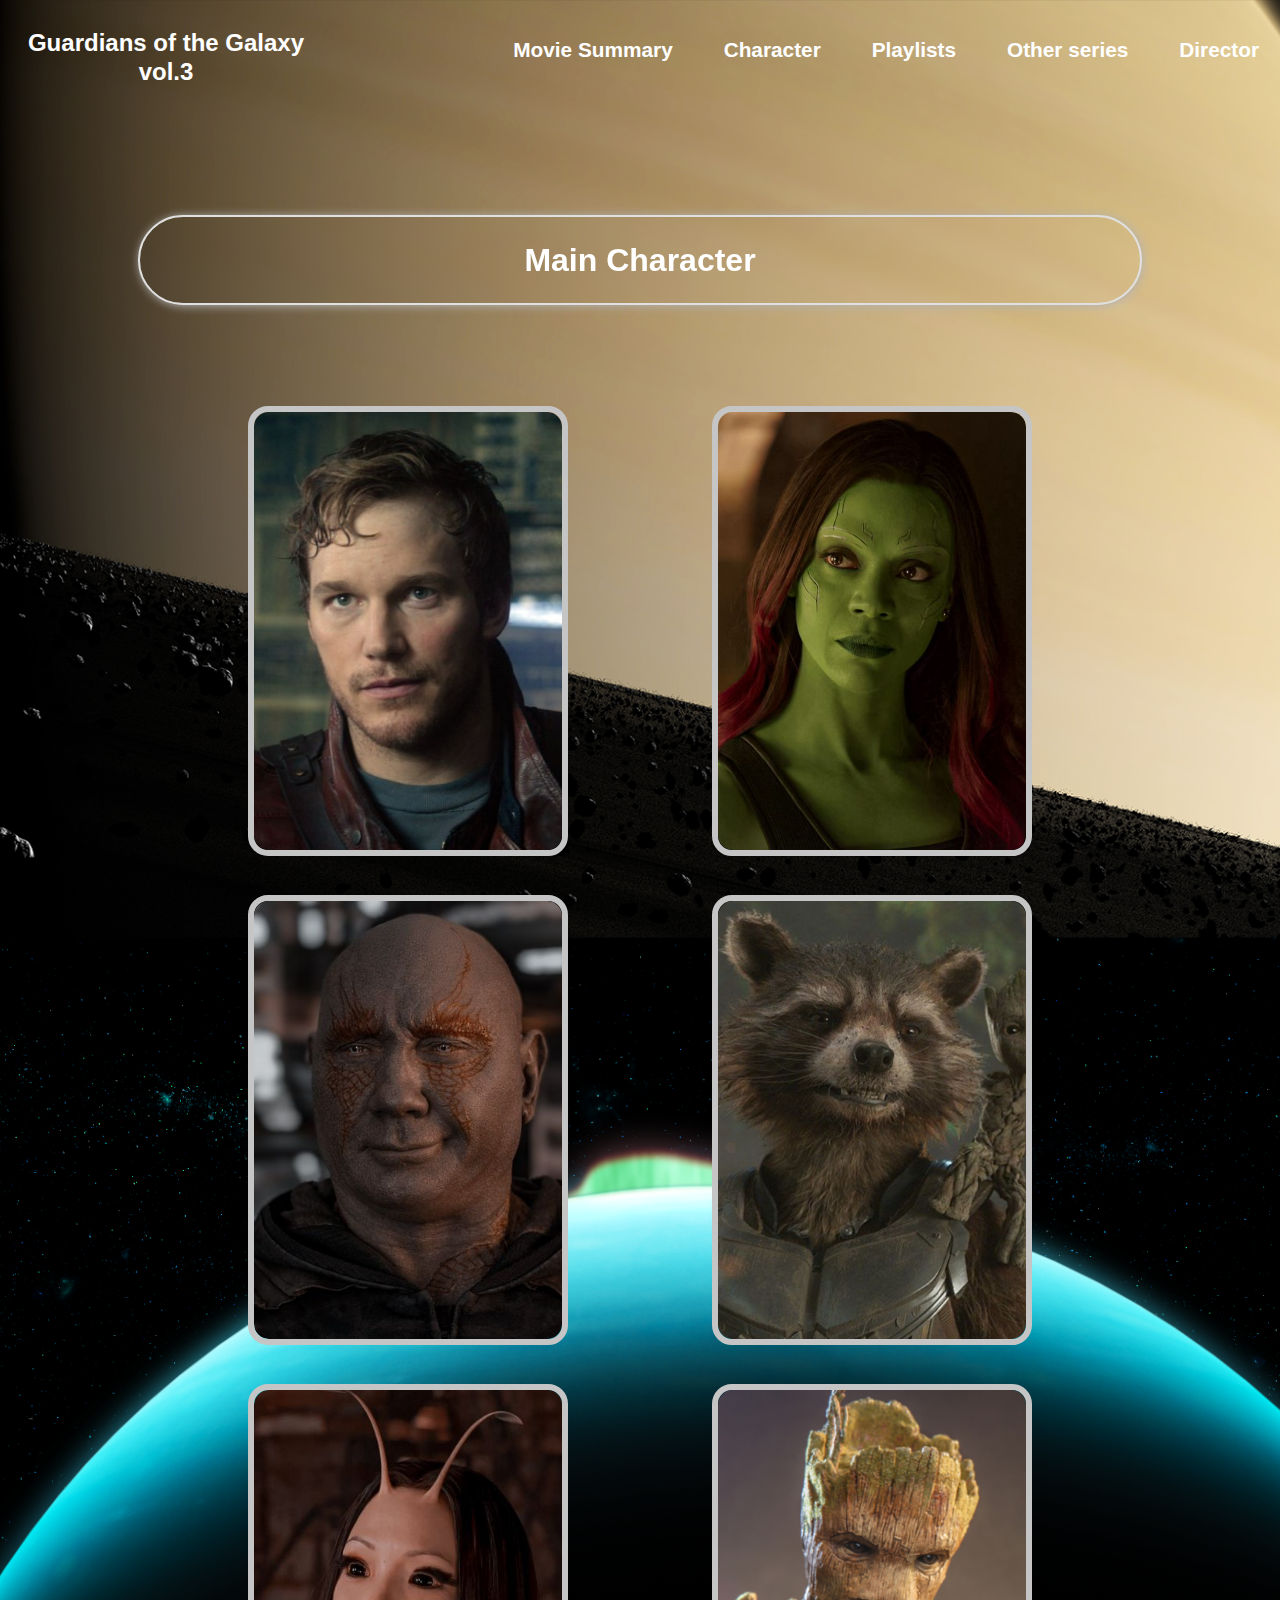
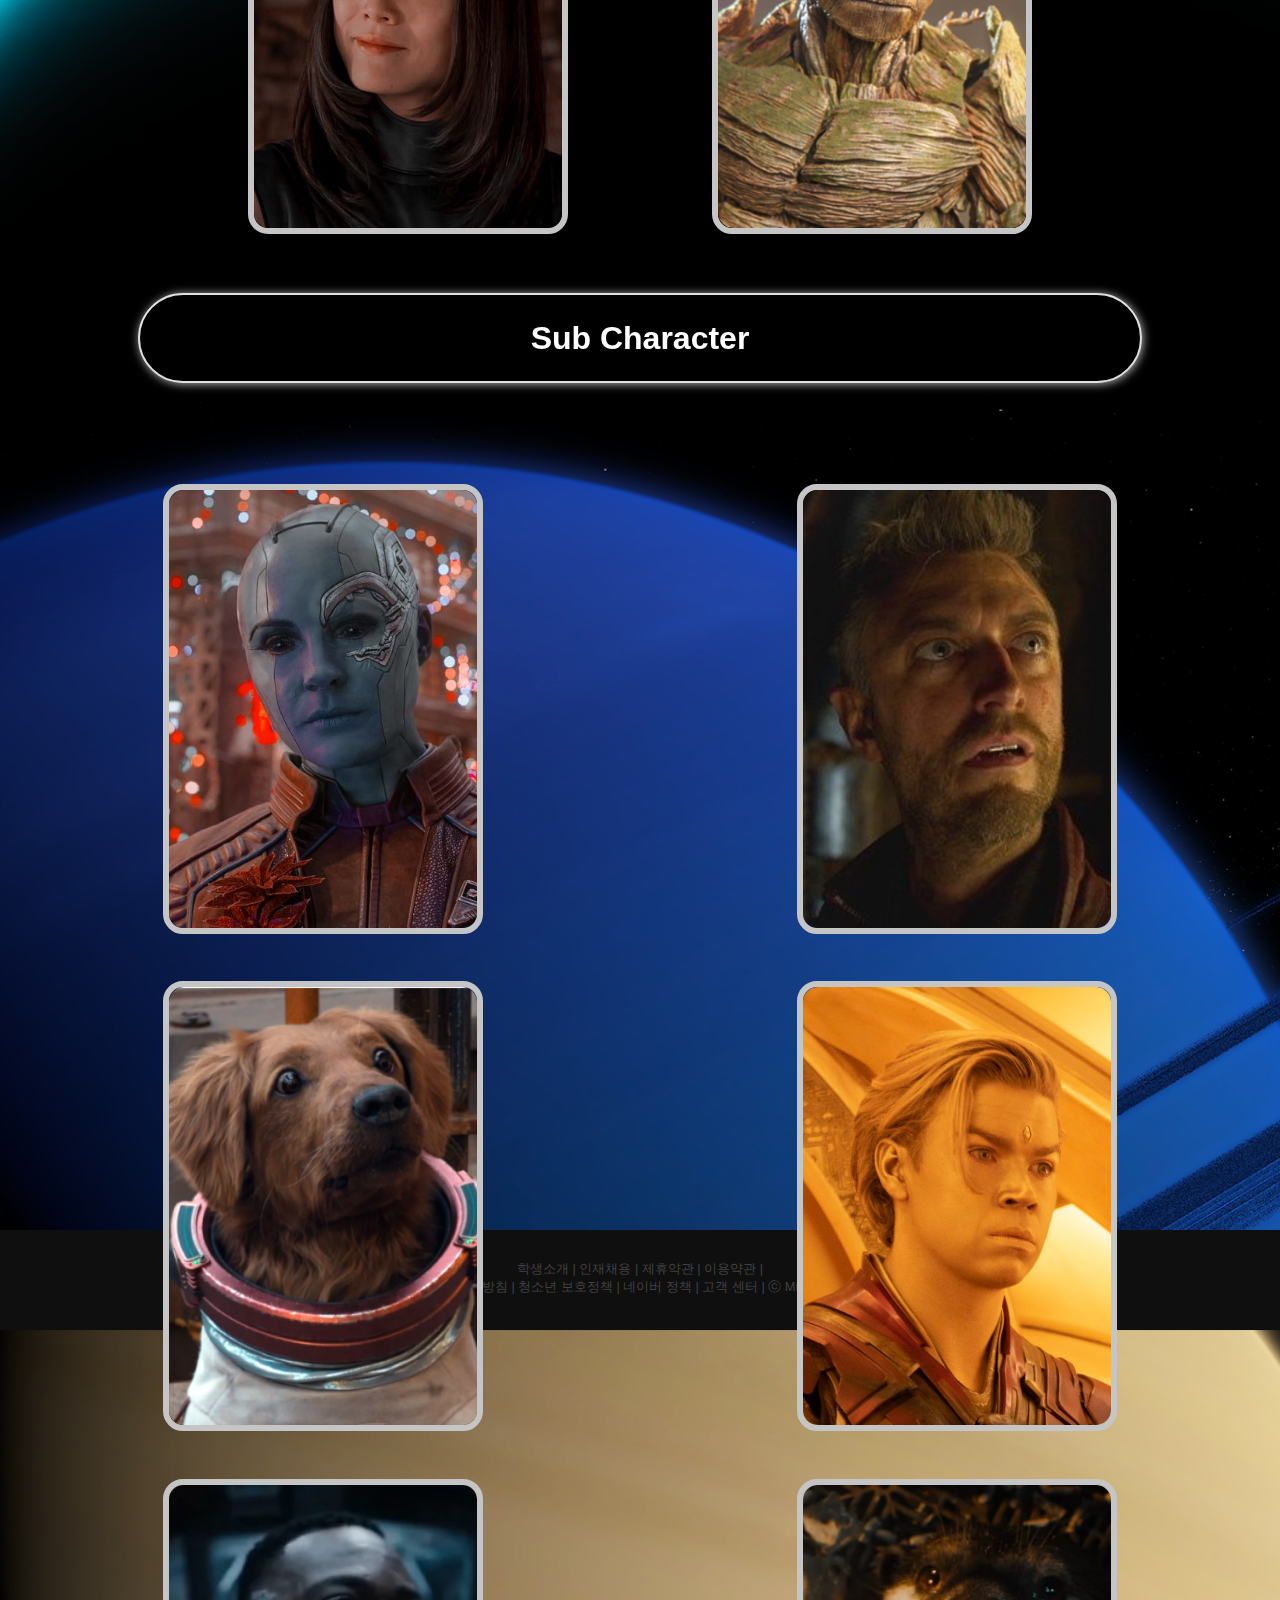
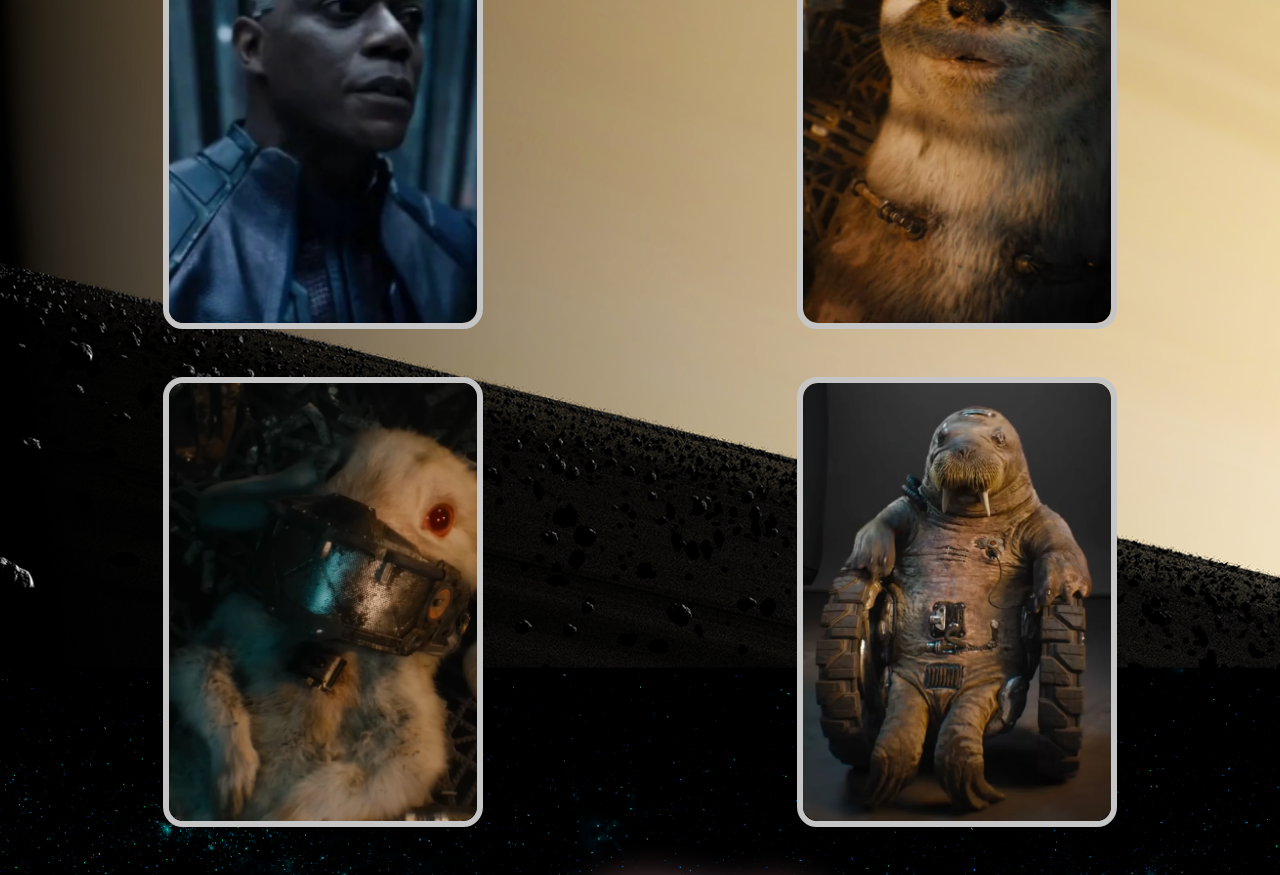
<file: character.html>
<!DOCTYPE html>
<html lang="en">
<head>
    <meta charset="UTF-8">
    <meta http-equiv="X-UA-Compatible" content="IE=edge">
    <meta name="viewport" content="width=device-width, initial-scale=1.0">
    <link rel="stylesheet" href="style.css">
    <link rel="stylesheet" href="character.css">
    <title>Character Page</title>
</head>

<body>

    <header>
        
        <div class="navbar">

            <ul class="links">
                <!--기존의 logo 줄바뀜이 안되어서 넣어봄. -->
                <li id="logo_li"><a href="index3.html" id="logo">Guardians of the Galaxy vol.3</a></li>

                <ul class="links2">
                    <li><a href="movie.html">Movie Summary</a></li>
                    <li><a href="character.html">Character</a></li>
                    <li><a href="playlists.html">Playlists</a></li>
                    <li><a href="other.html">Other series</a></li>
                    <li><a href="director.html">Director</a></li>
                </ul>

            </ul>
            <!-- <a href="" class="action_btn">Get Started</a> -->
            <div class="toggle_btn"><i class="fa-solid fa-bars"></i>
            </div>
        </div><!--navbar-->
    </header><!--header-->


<!--Card_wrap----------------------------------------------------------------->




<section id="section01">

    <!--Main Character-->
    <h2 id="main">Main Character</h2>
    

    <div id="card_wrap">

        <div class="card">
            <img src="./img/starlord.png" alt="" class="card-img">

            <div class="card-body">
                <h1 class="card-title">StarLord</h1>
                <p class="card-sub-title">크리스 프랫</p>
                <p class="card-info">가디언즈 오브 갤럭시의 전 리더. 기구한 인생을 살아왔다. 
                    지구에서 Ravagers라는 은하 도적단에게 납치된 이후 우주에서 자란 지구인 꼬마이다. 
                    전설적인 우주 도둑 스타 로드로 알려지고 싶어한다. 앤드게임 이후 타노스에 의해 죽은 가모라를 그리워한다.
                </p>
                    <div class="keyword">
                        <p class="key_1"># 우주도둑</p>
                        <p class="key_1"># 전 가오갤 리더</p>
                    </div><!--keyword-->
            </div>
        </div>

        <div class="card">
            <img src="./img/gamora .jpg" alt="" class="card-img">

            <div class="card-body">
                <h1 class="card-title">Gamora</h1>
                <p class="card-sub-title">조 샐다나</p>
                <p class="card-info">젠 후버리라는 종족의 마지막 생존자이며, 타노스의 양녀이다.
                    타노스에게 우주 최고의 살인마로 키워졌기 때문에 속도, 체력, 민첩성, 내구력 반사신경 모두 초인처럼 뛰어나고 다양한 무술과 화기들을 능수능란하게 사용할 수 있다. 죽기 전에는 스타로드의 여자친구였다.
                </p>
                    <div class="keyword">
                        <p class="key_1"># 살인마</p>
                        <p class="key_1"># 스타로드 여자친구</p>
                </div><!--keyword-->
            </div>
        </div>

        <div class="card">
            <img src="./img/drax.jpg" alt="" class="card-img">
            
            <div class="card-body">
                <h1 class="card-title">Drax</h1>
                <p class="card-sub-title">데이브 바티스타</p>
                <p class="card-info">작중 언급에 의하면 근력, 방어력, 반사신경 등 신체능력이 모두 뛰어난 초인이라고 한다. 
                    아내와 딸을 로난에게 모두 잃어서 그를 향한 증오심이 매우 크다. 
                    기본적으로 선하며 의리가 넘치는 편, 개그나 언어유희에 서투른 편이며, 특히 '춤'에 대해 이해하지 못하는 모습을 보인다.
                    </p>
            <div class="keyword">
                <p class="key_1"># 부성애</p>
            <p class="key_1"># 개그 캐릭터</p>
        </div><!--keyword-->

        </div><!--card-body-->
        </div><!--card-->
        

        <div class="card">
            <img src="./img/rocket.jpg" alt="" class="card-img">
            <div class="card-body">
                <h1 class="card-title">Rocket</h1>
                <p class="card-sub-title">브래들리 쿠퍼</p>
                <p class="card-info">너구리를 모티브로 한 캐릭터로, <br>약간의 인간 신체에 뛰어난 지능을 가진 너구리. 사격에 능통하고 뛰어난 기술자로 손재주가 좋다. 
                    하프월드라는 외계행성에서 유전자 개조를 통해 인간 수준의 지능과 힘을 가지게 된 너구리이다.
                    신체 부속품을 수집하는 취미가 있다.
                    </p>

                    <div class="keyword">
                        <p class="key_1"># 천재</p>
                    <p class="key_1"># 마성의 너구리</p>
                </div><!--keyword-->
        </div>
        </div>

        <div class="card">
            <img src="./img/mentis2.jpg" alt="" class="card-img">
            <div class="card-body">
                <h1 class="card-title">Mentis</h1>
                <p class="card-sub-title">폼 클레멘티에프</p>
                <p class="card-info">에고의 시종으로 등장했으며, 본래 고아였으나 애벌레였을 때부터 에고가 키워줘서 그와 함께 지냈다고 한다. 
                    신체 접촉을 통해 상대의 감정을 느끼거나 조종할 수 있다.능력을 쓸 때면 더듬이가 빛나는 연출이 나온다. 
                    육체적 능력은 강한 편은 아니지만 정신계 능력자이다.</p>

            <div class="keyword">
                <p class="key_1"># 감정조종자</p>
            <p class="key_1"># 스타로드 이복동생</p>
        </div><!--keyword-->
        </div>
        </div>

        <div class="card">
            <img src="./img/groot2.png" alt="" class="card-img">
            <div class="card-body">
                <h1 class="card-title">Groot</h1>
                <p class="card-sub-title">빈 디젤</p>
                <p class="card-info">지능이 있고 나무같이 생긴 외계 생명체.
                    물을 에너지원 처럼 흡수해 힘을 강화시키거나 몸을 재생할 수 있고 조종해서 다양하게 사용이 가능하다. 몸이 산산조각 나더라도 나뭇가지 하나만 있으면 물을 뿌려 다시 재생성이 가능하다. '아임 그루트' 로 소통한다.
                    </p>
            <div class="keyword">
                <p class="key_1"># 아임그루트</p>
            <p class="key_1"># 나무 외계인</p>
        </div><!--keyword-->
        </div>
        </div>
    </div><!--card-wrap-->
    


<!--서브 캐릭터---------------------------------->


<h2 id="main">Sub Character</h2>



        <div id="card_wrap2">


        <div class="card">
            <img src="./img/nebula.jpg" alt="" class="card-img">
            <div class="card-body">
                <h1 class="card-title">Nebula</h1>
                <p class="card-sub-title">카렌 길런</p>
                <p class="card-info">노스의 양녀이자 가모라의 의붓자매.사이보그이다.
                    빌런인 로난의 부하로 처음 등장했지만, 2편에서는 복수를 위해 홀로 싸우는 다크 히어로 포지션에 서다가, 엔드게임에서 5년동안 로켓과 함께 다니고, 마지막 장면에서도 가디언즈 오브 갤럭시 멤버들과 함께 하는 동료 관계로 바뀌었다.
                    </p>
            <div class="keyword">
                <p class="key_1"># 아임그루트</p>
            <p class="key_1"># 나무 외계인</p>
        </div><!--keyword-->
        </div>
        </div>

        <div class="card">
            <img src="./img/kraglin3.png" alt="" class="card-img">
            <div class="card-body">
                <h1 class="card-title">Kraglin</h1>
                <p class="card-sub-title">숀 건</p>
                <p class="card-info">라바저스의 일원으로 욘두와 함께 등장한다. 
                    욘두가 남긴 화살을 다루는 실력이 좋지 않아 애꿎은 네뷸라의 가슴에 화살을 꽂아버리기도 했으나 이후 적의 잡졸들이 노웨어로 쳐들어올 때에 욘두의 환영을 보며 제대로 된 사용법을 깨닫고는 홀로 적들을 궤멸시키는 활약을 한다. 
                    </p>
            <div class="keyword">
                <p class="key_1"># 어리버리</p>
            <p class="key_1"># 사이보그</p>
        </div><!--keyword-->
        </div>
        </div>

        <div class="card">
            <img src="./img/cosmo.png" alt="" class="card-img">
            <div class="card-body">
                <h1 class="card-title">Cosmo</h1>
                <p class="card-sub-title">마리아 바칼로바</p>
                <p class="card-info"> 1957년에 소련에 의해 날려진 라이카를 모티브로 한 캐릭터다. 소련 출신인 만큼 러시아 억양을 가지고 있고 간간히 러시아어를 섞어 쓴다. 염동력을 지니고 있고, 능숙하게 인간의 언어를 듣고 이해할 뿐만 아니라 직접 구사할 수준으로 지능이 높다. 
                    우주복에 달려있는 기계를 통해 소통한다.
                    </p>
            <div class="keyword">
                <p class="key_1"># 어리버리</p>
            <p class="key_1"># 사이보그</p>
        </div><!--keyword-->
        </div>
        </div>

        <div class="card">
            <img src="./img/adam4.png" alt="" class="card-img">
            <div class="card-body">
                <h1 class="card-title-small">Adam Warlok</h1>
                <p class="card-sub-title">윌 폴터</p>
                <p class="card-info">태어난 지 얼마 되지 않은데다가, 하이 에볼루셔너리가 고치에서 너무 일찍 꺼낸 탓에 정신 연령이 많이 어리고 순수한 편이다. 
                    전신에서 황금빛 에너지를 방출할 수 있고 매우 빠른 속도로 비행이 가능하며, 우주선에 준하는 수준으로 성간여행 또한 가능한 것으로 보인다.
                    </p>
            <div class="keyword">
                <p class="key_1"># 아임그루트</p>
            <p class="key_1"># 나무 외계인</p>
        </div><!--keyword-->
        </div>
        </div>

<!--두번째 sub character---------------------------------------------->

<div class="card">
    <img src="./img/high.png" alt="" class="card-img">
    <div class="card-body">
        <h1 class="card-title-small">High Evolutionary</h1>
        <p class="card-sub-title">추쿠디 이우지</p>
        <p class="card-info">완벽한 세상을 꿈꾸는 빌런. 로켓을 평범한 너구리에서 지성체로 개조했으며, 수많은 생체실험을 자행하였다. 탈출 중에 철창에서 나온 라일라를 총으로 쏴 로켓의 눈 앞에서 죽여버린다. 로켓에 의해 얼굴이 사정없이 할퀴어지며 마스크를 쓰게 되었다. 로켓의 뛰어난 지능에 극도의 열등감을 가지고 있다.
            </p>
    <div class="keyword">
        <p class="key_1"># 열등감</p>
    <p class="key_1"># 완벽주의</p>
</div><!--keyword-->
</div>
</div>

        <div class="card">
            <img src="./img/lylla2.png" alt="" class="card-img">
            <div class="card-body">
                <h1 class="card-title">Lylla</h1>
                <p class="card-sub-title">린다 카델리니</p>
                <p class="card-info">하이 에볼루셔너리에게 개조를 받고 우리에 던져진 로켓을 향해 옆의 우리에서 다가오는 것으로 첫 등장한다. 개조의 후유증으로 고통을 함께 나누며 가까워진다.
                심정지 상태가 된 로켓의 주마등 에서 자신과 함께 저승으로 가고 싶어하는 로켓에게 네가 아직 올 때가 아니라며 돌려보낸다.
                    </p>
            <div class="keyword">
                <p class="key_1"># 아임그루트</p>
            <p class="key_1"># 나무 외계인</p>
        </div><!--keyword-->
        </div>
        </div>


        <div class="card">
            <img src="./img/floor2.png" alt="" class="card-img">
            <div class="card-body">
                <h1 class="card-title">Floor</h1>
                <p class="card-sub-title">미카엘라 후버</p>
                <p class="card-info"> 처음 실험을 당한 로켓이 철창으로 옮겨지고 나서 같은 철창에 먼저 들어와 있던 채로 만난다. 토끼의 몸이지만 하관 턱 부분과 머리, 뒷다리가 기계로 이루어져 있다.다음날 폐기 처분될 것을 깨달은 로켓이 탈출을 감행하기로 하지만
                총격전에 휘말려서 티프스와 거의 동시에 같이 사망한다.
                    </p>
            <div class="keyword">
                <p class="key_1"># 천진난만</p>
            <p class="key_1"># 토끼</p>
        </div><!--keyword-->
        </div>
        </div>
    
        <div class="card">
            <img src="./img/teefs.png" alt="" class="card-img">
            <div class="card-body">
                <h1 class="card-title">Teefs</h1>
                <p class="card-sub-title">아심 차우다리</p>
                <p class="card-info">하이 에볼루셔너리에게 개조당한 바다코끼리로, 로켓의 바로 옆 우리에 수용되었던 바다코끼리 실험체로 등장한다. 다른 실험체들과 마찬가지로 지능이 향상되어 사람처럼 소통이 가능하다. 개조 실험으로 인해 휠체어를 탄 듯 뒷다리 쪽에 큰 바퀴가 달리고 눈에 기계 부품이 달린 모습이 특징이다.
                    </p>
            <div class="keyword">
                <p class="key_1"># 아임그루트</p>
            <p class="key_1"># 나무 외계인</p>
        </div><!--keyword-->
        </div>
        </div>

    </div><!--card_wrap2-->

    </section>


    <footer id="footer">
        <p class="footer_txt">학생소개 | 인재채용 | 제휴약관 | 이용약관 | <br> 개인정보처리방침 | 청소년 보호정책 | 네이버 정책 | 고객 센터 | ⓒ MinYeong Corp.</p>
    </footer>

</body>

</html>
</file>
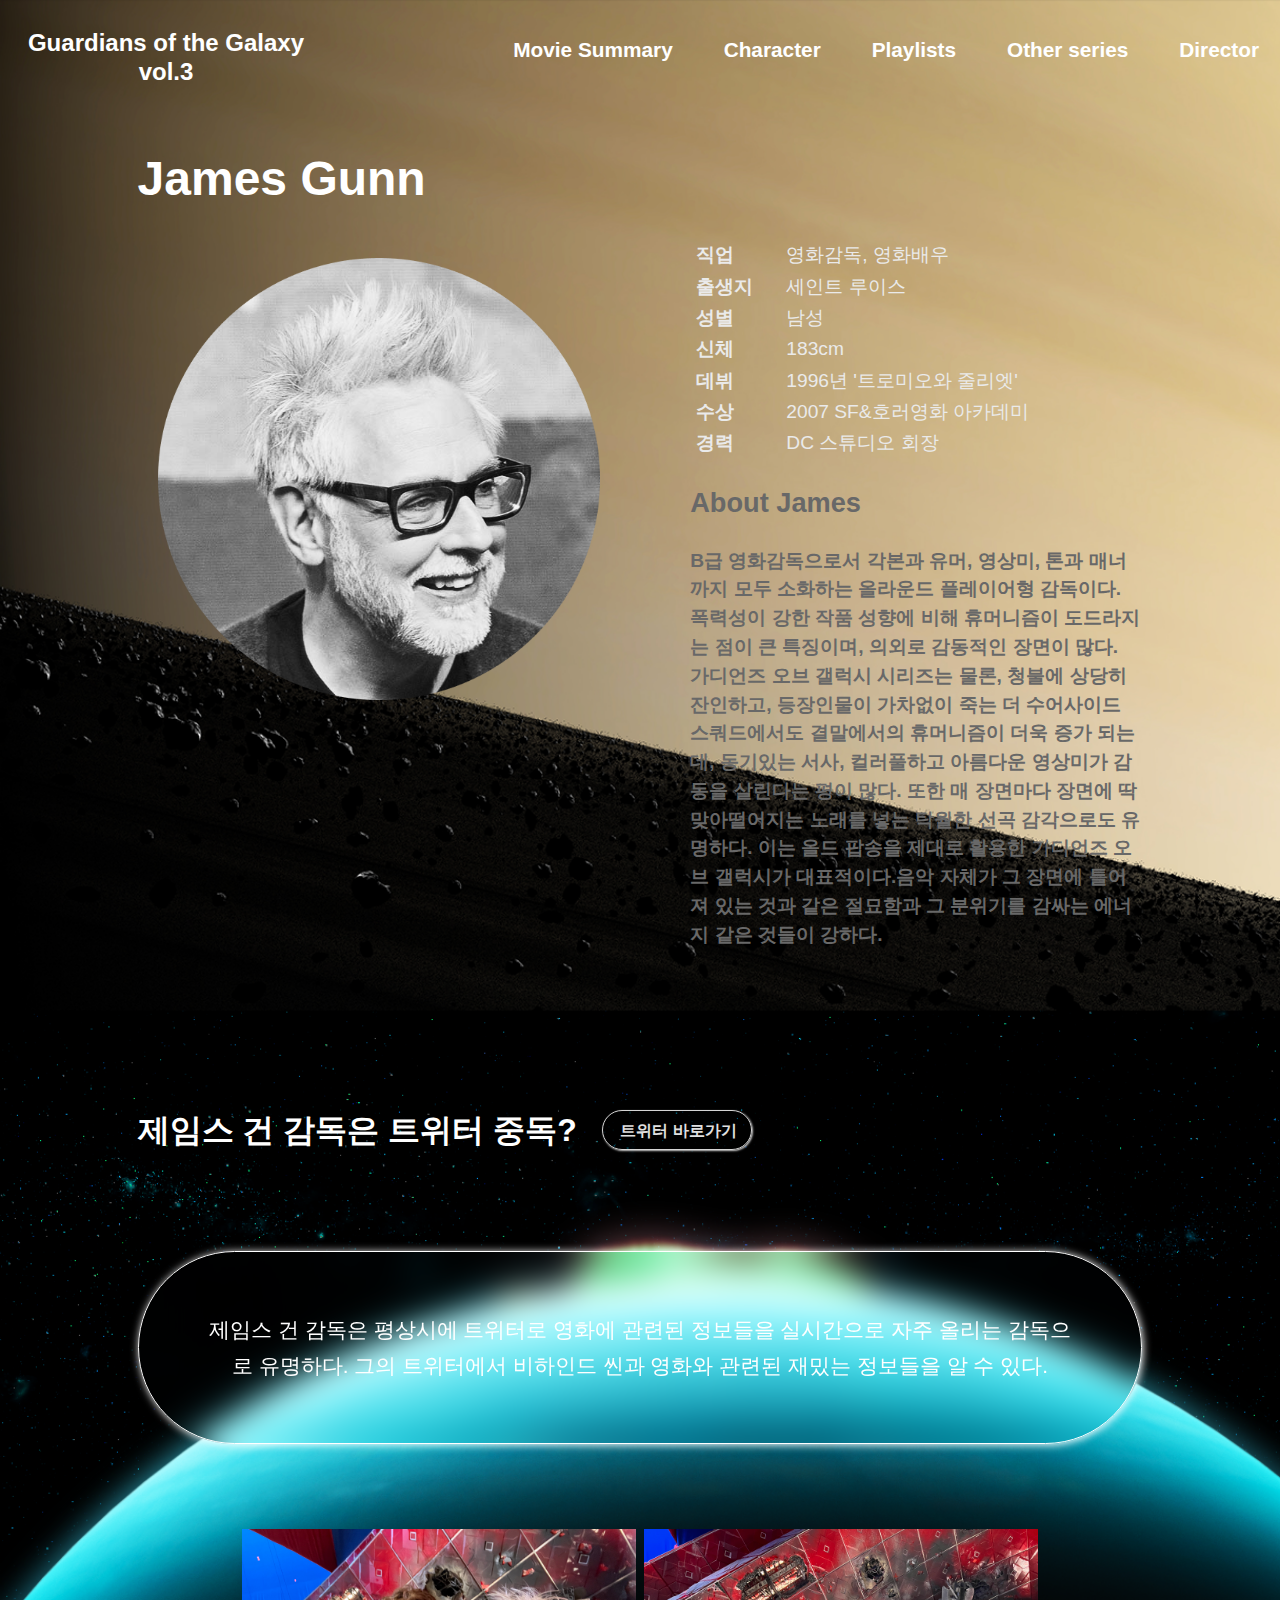
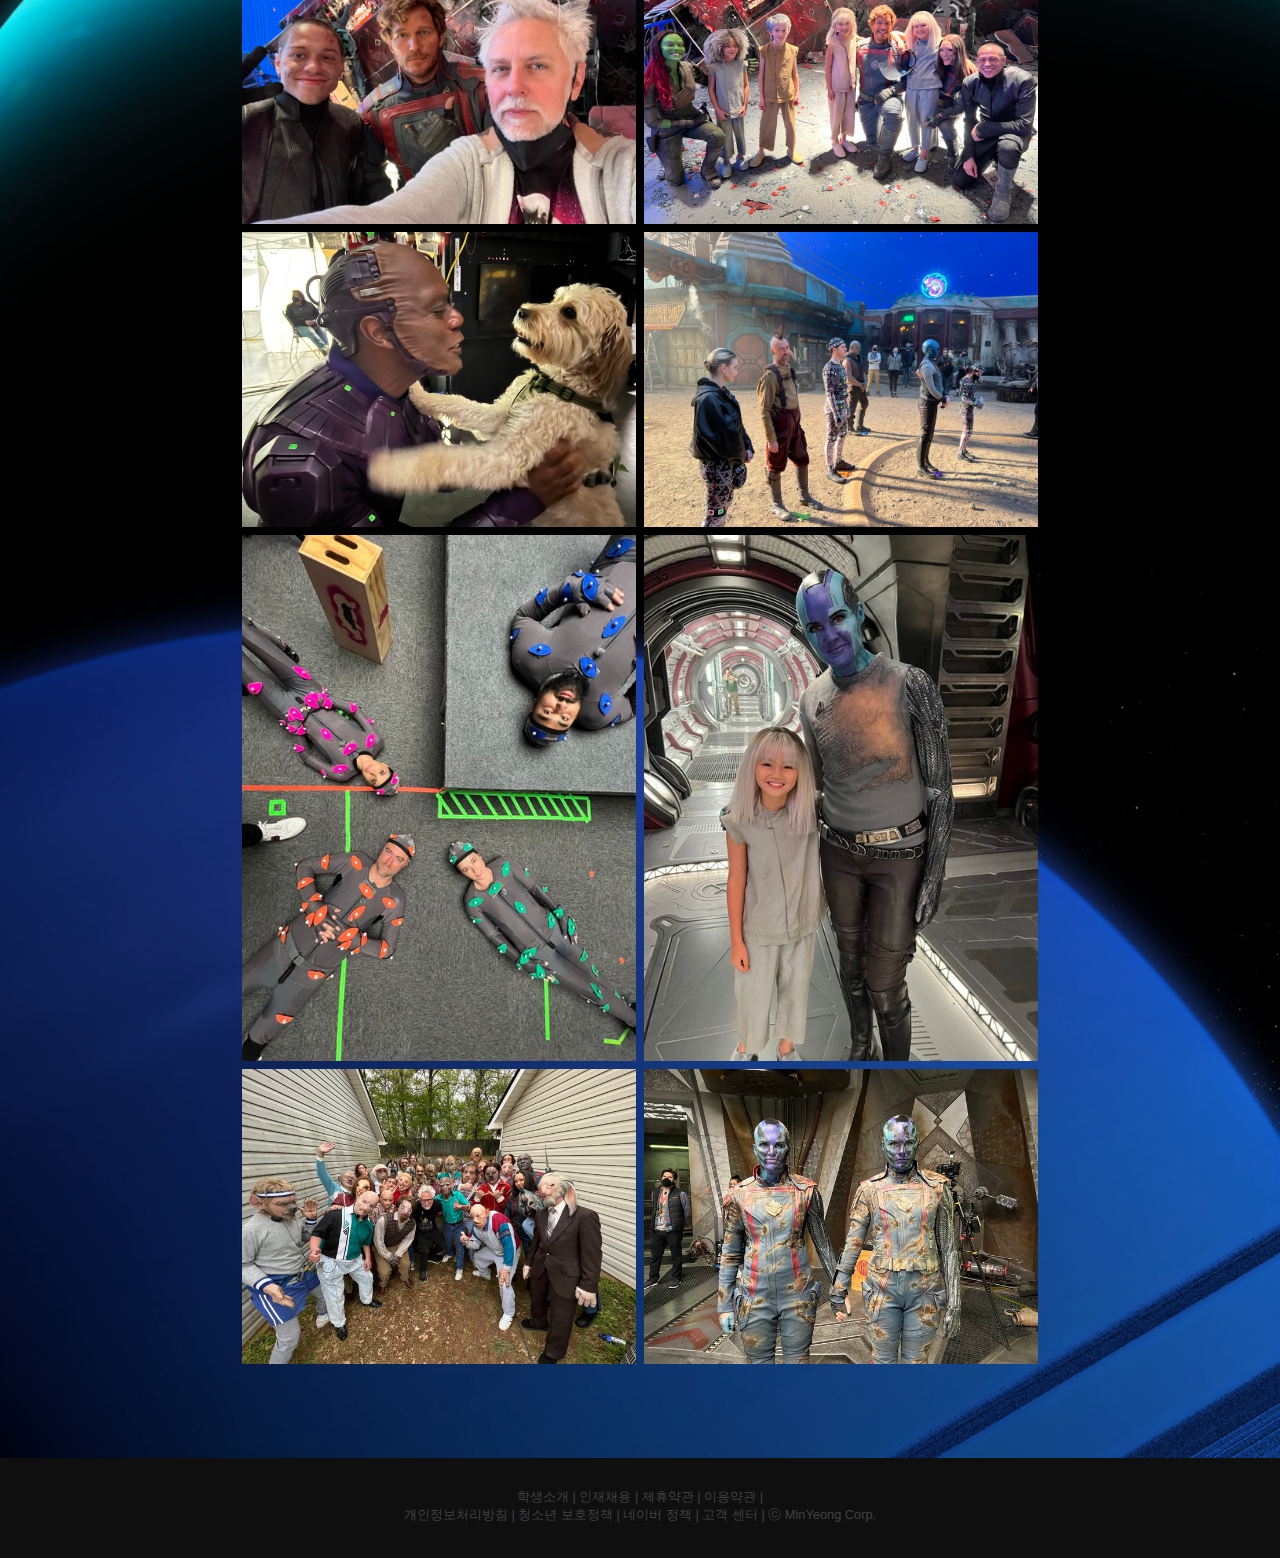
<file: director.html>
<!DOCTYPE html>
<html lang="en">
<head>
    <meta charset="UTF-8">
    <meta http-equiv="X-UA-Compatible" content="IE=edge">
    <meta name="viewport" content="width=device-width, initial-scale=1.0">
    <title>Director Page</title>
    <link rel="stylesheet" href="style.css">
    <link rel="stylesheet" href="director.css">

</head>

<body>
    <header>
        
        <div class="navbar">

            <ul class="links">
                <!--기존의 logo 줄바뀜이 안되어서 넣어봄. -->
                <li id="logo_li"><a href="index3.html" id="logo">Guardians of the Galaxy vol.3</a></li>

                <ul class="links2">
                    <li><a href="movie.html">Movie Summary</a></li>
                    <li><a href="character.html">Character</a></li>
                    <li><a href="playlists.html">Playlists</a></li>
                    <li><a href="other.html">Other series</a></li>
                    <li><a href="director.html">Director</a></li>
                </ul>

            </ul>
            <!-- <a href="" class="action_btn">Get Started</a> -->
            <div class="toggle_btn"><i class="fa-solid fa-bars"></i>
            </div>
        </div><!--navbar-->
    
    </header>

    <div class="wrap">

    <section id="sec01">
        <h2 id="title">James Gunn</h2>

        <div class="sec01_contents_wrap">

            
            <img src="./img/jamesgun.jpg" alt="제임스 건 감독 이미지" class="profile_img">

            <div class="dirctor_info">
                <table class="table">
                    <tr>
                        <td class="bold">직업</td>
                        <td class="wide">영화감독, 영화배우</td>
                    </tr>
                    <tr>
                        <td class="bold">출생지</td>
                        <td class="wide">세인트 루이스</td>
                    </tr>
                    <tr>
                        <td class="bold">성별</td>
                        <td class="wide">남성</td>
                    </tr>
                    <tr>
                        <td class="bold">신체</td>
                        <td class="wide">183cm</td>
                    </tr>
                    <tr>
                        <td class="bold">데뷔</td>
                        <td class="wide">1996년 '트로미오와 줄리엣'</td>
                    </tr>
                    <tr>
                        <td class="bold">수상</td>
                        <td class="wide">2007 SF&호러영화 아카데미</td>
                    </tr>
                    <tr>
                        <td class="bold">경력</td>
                        <td class="wide">DC 스튜디오 회장</td>
                    </tr>
                </table>
                <div class="text_box">
            <p class="sec01_text">About James</p>
            <p class="sec01_text2">B급 영화감독으로서 각본과 유머, 영상미, 톤과 매너까지 모두 소화하는 올라운드 플레이어형 감독이다. 폭력성이 강한 작품 성향에 비해 휴머니즘이 도드라지는 점이 큰 특징이며, 의외로 감동적인 장면이 많다. 가디언즈 오브 갤럭시 시리즈는 물론, 청불에 상당히 잔인하고, 등장인물이 가차없이 죽는 더 수어사이드 스쿼드에서도 결말에서의 휴머니즘이 더욱 증가 되는데, 동기있는 서사, 컬러풀하고 아름다운 영상미가 감동을 살린다는 평이 많다. 또한 매 장면마다 장면에 딱 맞아떨어지는 노래를 넣는 탁월한 선곡 감각으로도 유명하다. 이는 올드 팝송을 제대로 활용한 가디언즈 오브 갤럭시가 대표적이다.음악 자체가 그 장면에 틀어져 있는 것과 같은 절묘함과 그 분위기를 감싸는 에너지 같은 것들이 강하다.
            </p>
            </div><!--text-box-->
            </div><!--director_info-->

        </div><!--sec01_contents_wrap-->
    </section><!--sec01-->


    <section id="sec02">

        <div class="title_twiter">
        <h2 class="sub_title">제임스 건 감독은 트위터 중독?</h2>
        <button class="twiter">
            <a href="https://twitter.com/JamesGunn">트위터 바로가기</a>
        </button>
        </div><!--title_twiter-->
        <p class="sec02_text">제임스 건 감독은 평상시에 트위터로 영화에 관련된 정보들을 실시간으로 자주 올리는 감독으로 유명하다. 그의 트위터에서 비하인드 씬과 영화와 관련된 재밌는 정보들을 알 수 있다.</p>

        <div class="image_wrap">

            <img src="./img/behind8.jpg" alt="" class="bg-img">
            <img src="./img/behind7.jpg" alt="" class="bg-img">
            <img src="./img/behind6.jpg" alt="" class="bg-img">
            <img src="./img/behind1.jpg" alt="" class="bg-img">
            <img src="./img/behind3.jpg" alt="" class="bg-img">
            <img src="./img/behind4.jpg" alt="" class="bg-img">
            <img src="./img/behind5.jpg" alt="" class="bg-img">
            <img src="./img/behind2.jpg" alt="" class="bg-img">
        </div>
    </section>

</div>
    <footer id="footer">
        <p class="footer_txt">학생소개 | 인재채용 | 제휴약관 | 이용약관 | <br> 개인정보처리방침 | 청소년 보호정책 | 네이버 정책 | 고객 센터 | ⓒ MinYeong Corp.</p>
    </footer>

</body>
</html>
</file>
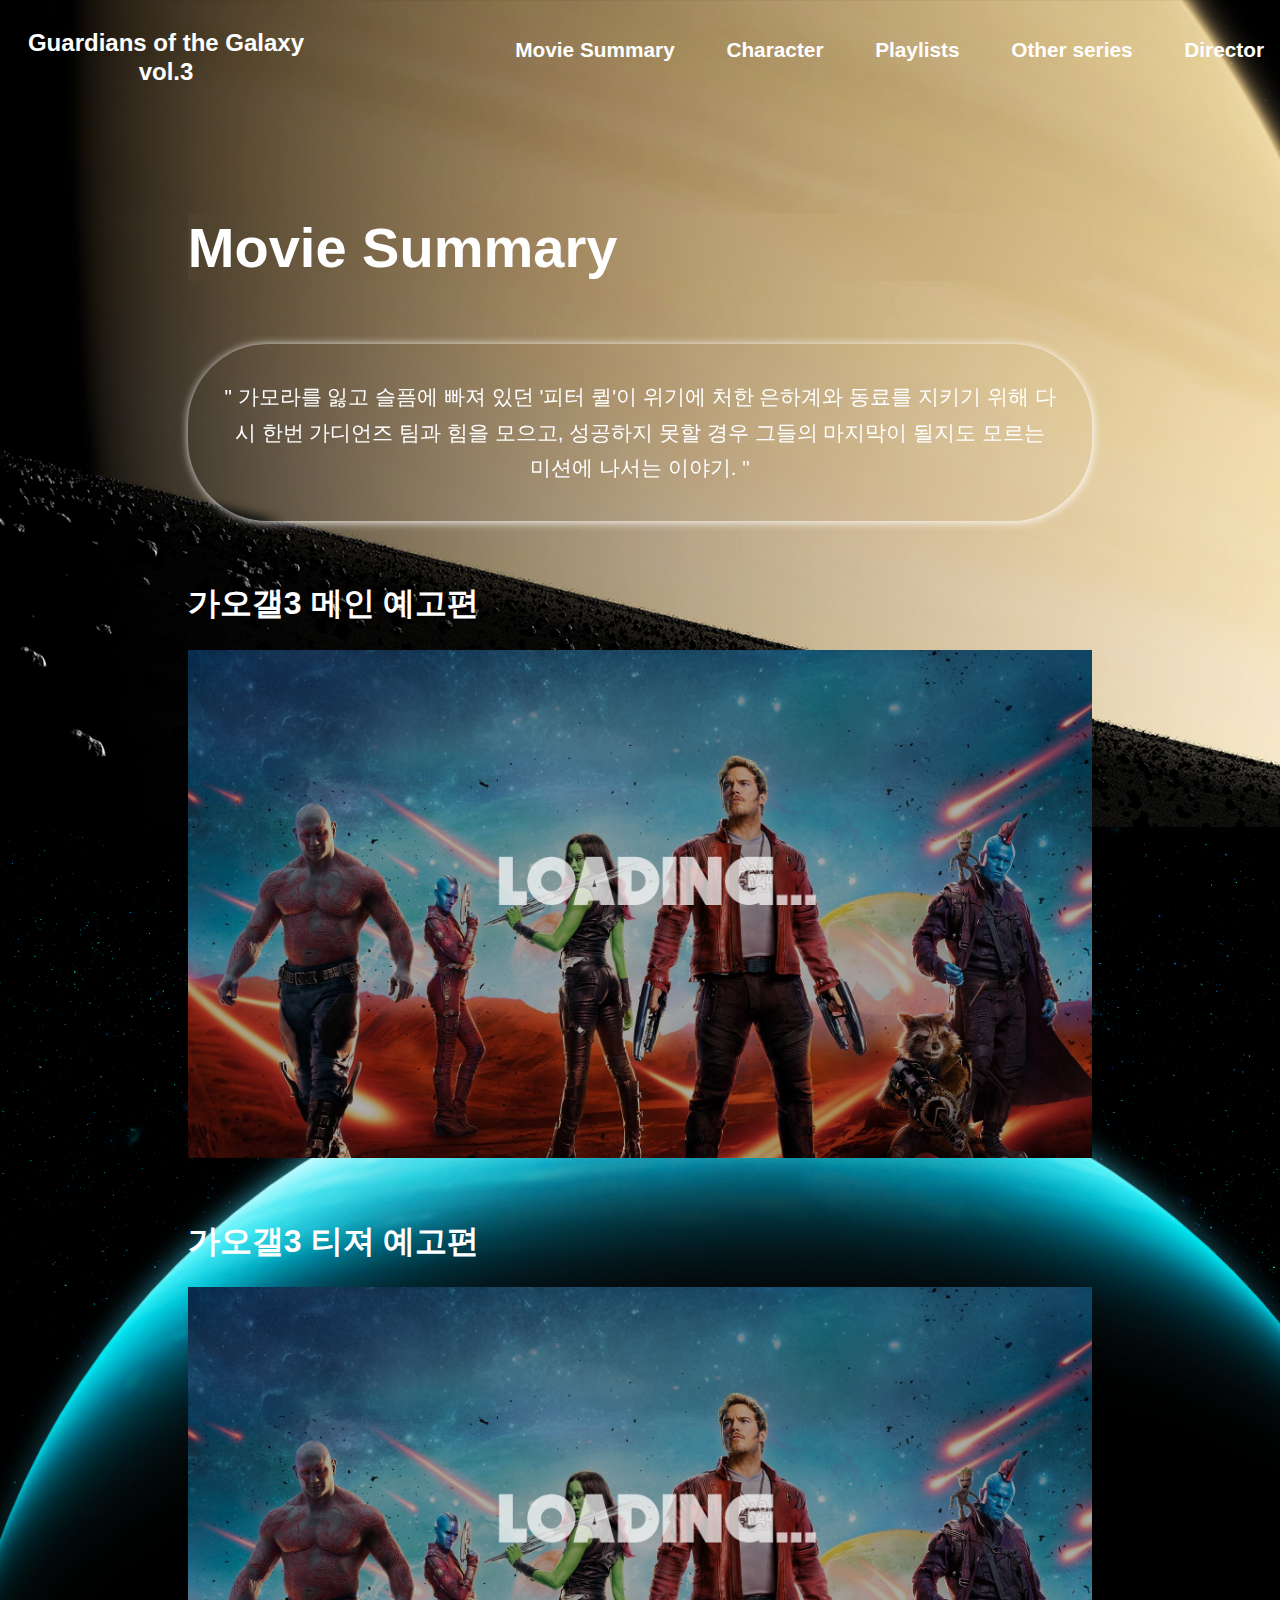
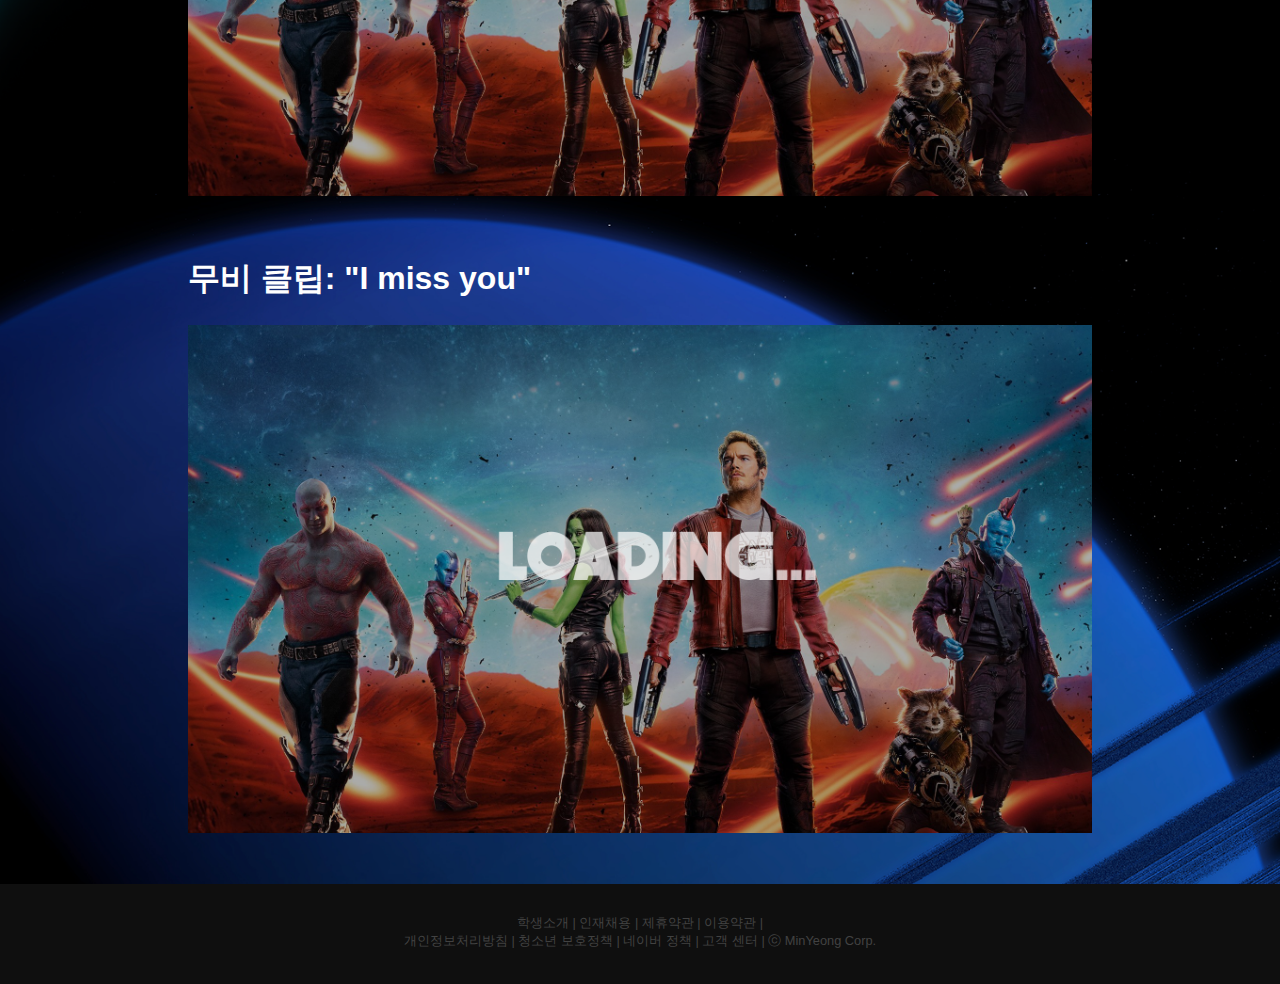
<file: movie.html>
<!DOCTYPE html>
<html lang="en">
<head>
    <meta charset="UTF-8">
    <meta http-equiv="X-UA-Compatible" content="IE=edge">
    <meta name="viewport" content="width=device-width, initial-scale=1.0">
    <link rel="stylesheet" href="./style.css">
    <link rel="stylesheet" href="./movie.css">
    <title>Movie Summary</title>
</head>
<body>
    <header>
        
        <div class="navbar">

            <ul class="links">
                <!--기존의 logo 줄바뀜이 안되어서 넣어봄. -->
                <li id="logo_li"><a href="index3.html" id="logo">Guardians of the Galaxy vol.3</a></li>

                <ul class="links2">
                    <li><a href="movie.html">Movie Summary</a></li>
                    <li><a href="character.html">Character</a></li>
                    <li><a href="playlists.html">Playlists</a></li>
                    <li><a href="other.html">Other series</a></li>
                    <li><a href="director.html">Director</a></li>
                </ul>

            </ul>
            <!-- <a href="" class="action_btn">Get Started</a> -->
            <div class="toggle_btn"><i class="fa-solid fa-bars"></i>
            </div>
        </div><!--navbar-->
    </header>

    <div class="wrap">
        
    <section id="sec01">

        <h2 class="main_title">Movie Summary</h2>

        <div class="explanation">
            <p class="ex2">" 가모라를 잃고 슬픔에 빠져 있던 '피터 퀼'이 위기에 처한 은하계와 동료를 지키기 위해 다시 한번 가디언즈 팀과 힘을 모으고, 성공하지 못할 경우 그들의 마지막이 될지도 모르는 미션에 나서는 이야기. "</p>
        </div>

        <h4 class="sub_title">가오갤3 메인 예고편</h4>
        <div class="iframe_box">

            <iframe width="1120" height="630" src="https://www.youtube.com/embed/XyHr-s3MfCQ" title="YouTube video player" frameborder="0" allow="accelerometer; autoplay; encrypted-media; gyroscope; picture-in-picture; web-share" allowfullscreen style="position: absolute; width:100%; height:100%;">
        </iframe>

        </div><!--iframebox-->


        <h4 class="sub_title">가오갤3 티져 예고편</h4>


        <div class="iframe_box">
            <iframe width="560" height="315" src="https://www.youtube.com/embed/rMJ8qLe6q3A" title="YouTube video player" frameborder="0" allow="accelerometer; autoplay; clipboard-write; encrypted-media; gyroscope; picture-in-picture; web-share" allowfullscreen></iframe>
        </div>


        <h4 class="sub_title">무비 클립: "I miss you"</h4>


        <div class="iframe_box">
            <iframe width="560" height="315" src="https://www.youtube.com/embed/nCSfUErSqiA" title="YouTube video player" frameborder="0" allow="accelerometer; autoplay; clipboard-write; encrypted-media; gyroscope; picture-in-picture; web-share" allowfullscreen></iframe>
        </div>

        </div><!--wrap-->
    </section>


    <footer id="footer">
        <p class="footer_txt">학생소개 | 인재채용 | 제휴약관 | 이용약관 | <br> 개인정보처리방침 | 청소년 보호정책 | 네이버 정책 | 고객 센터 | ⓒ MinYeong Corp.</p>
    </footer>



</div>
</body>
</html>
</file>
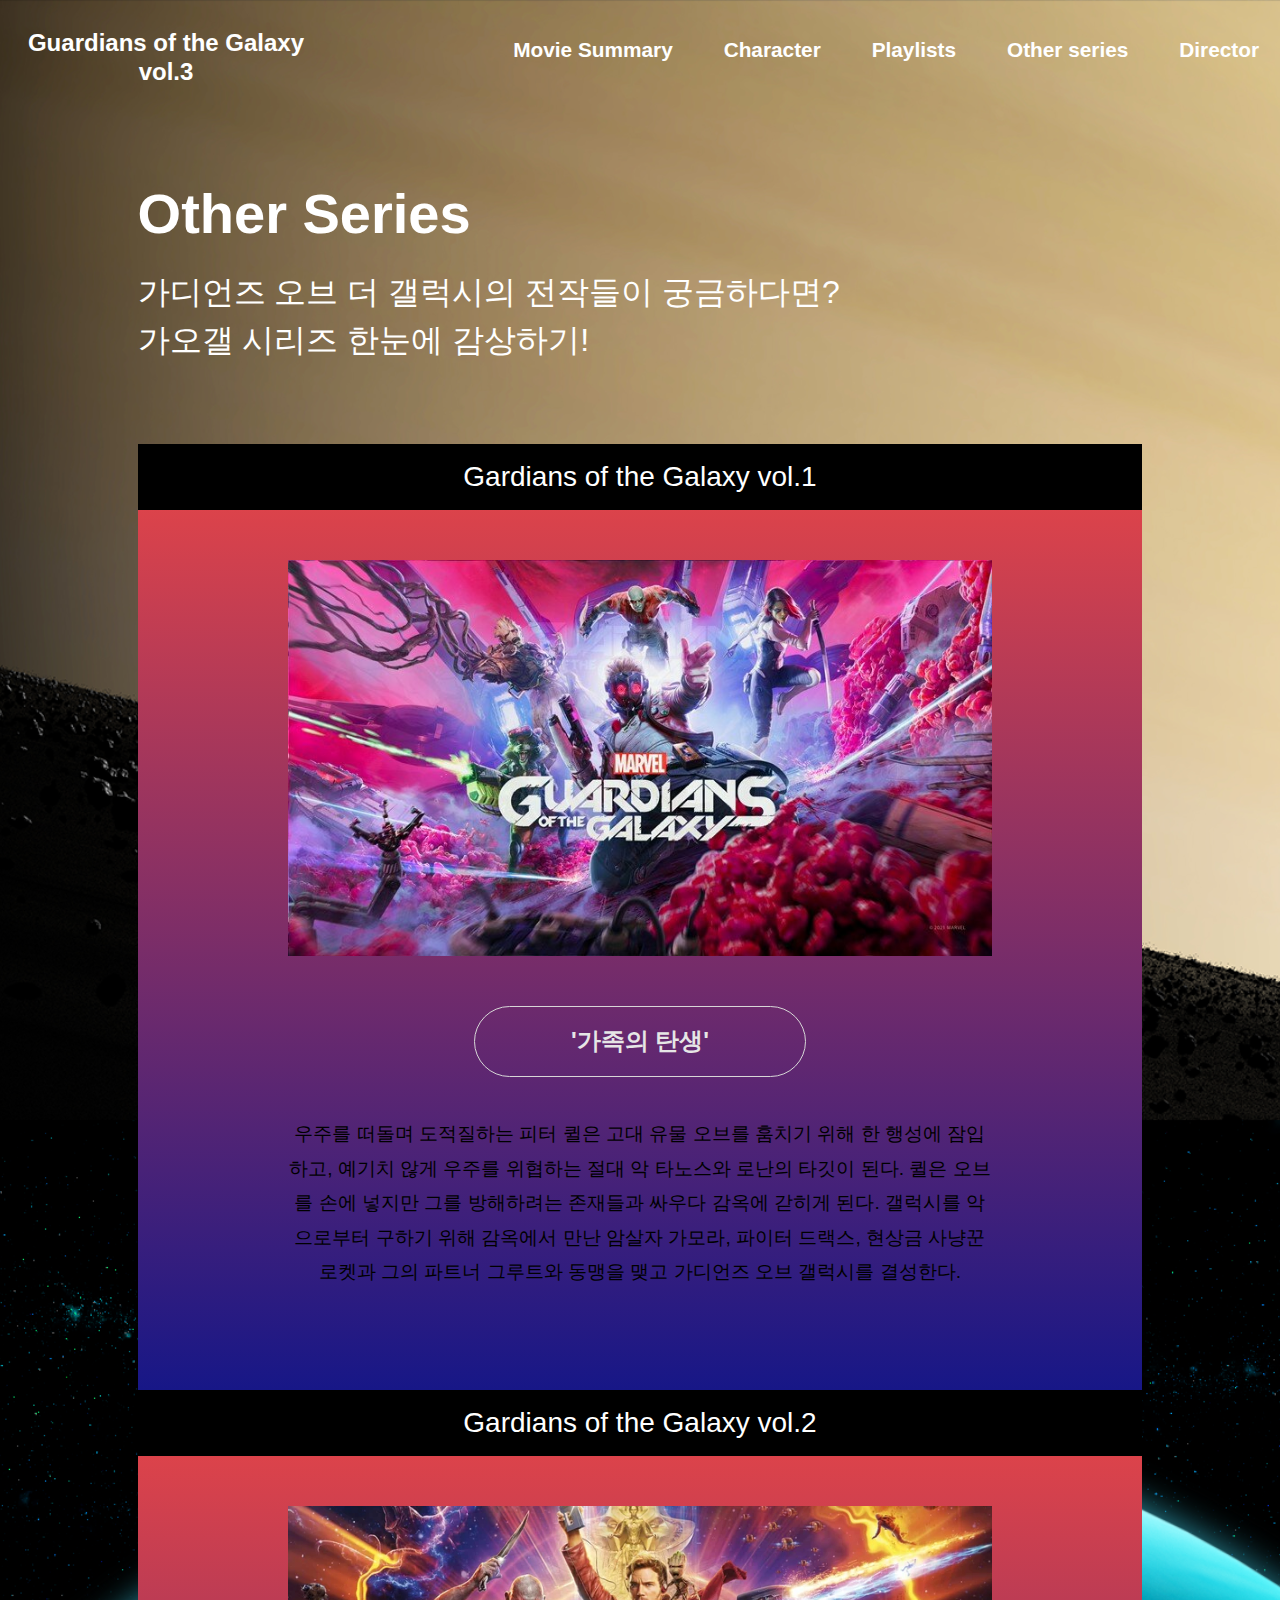
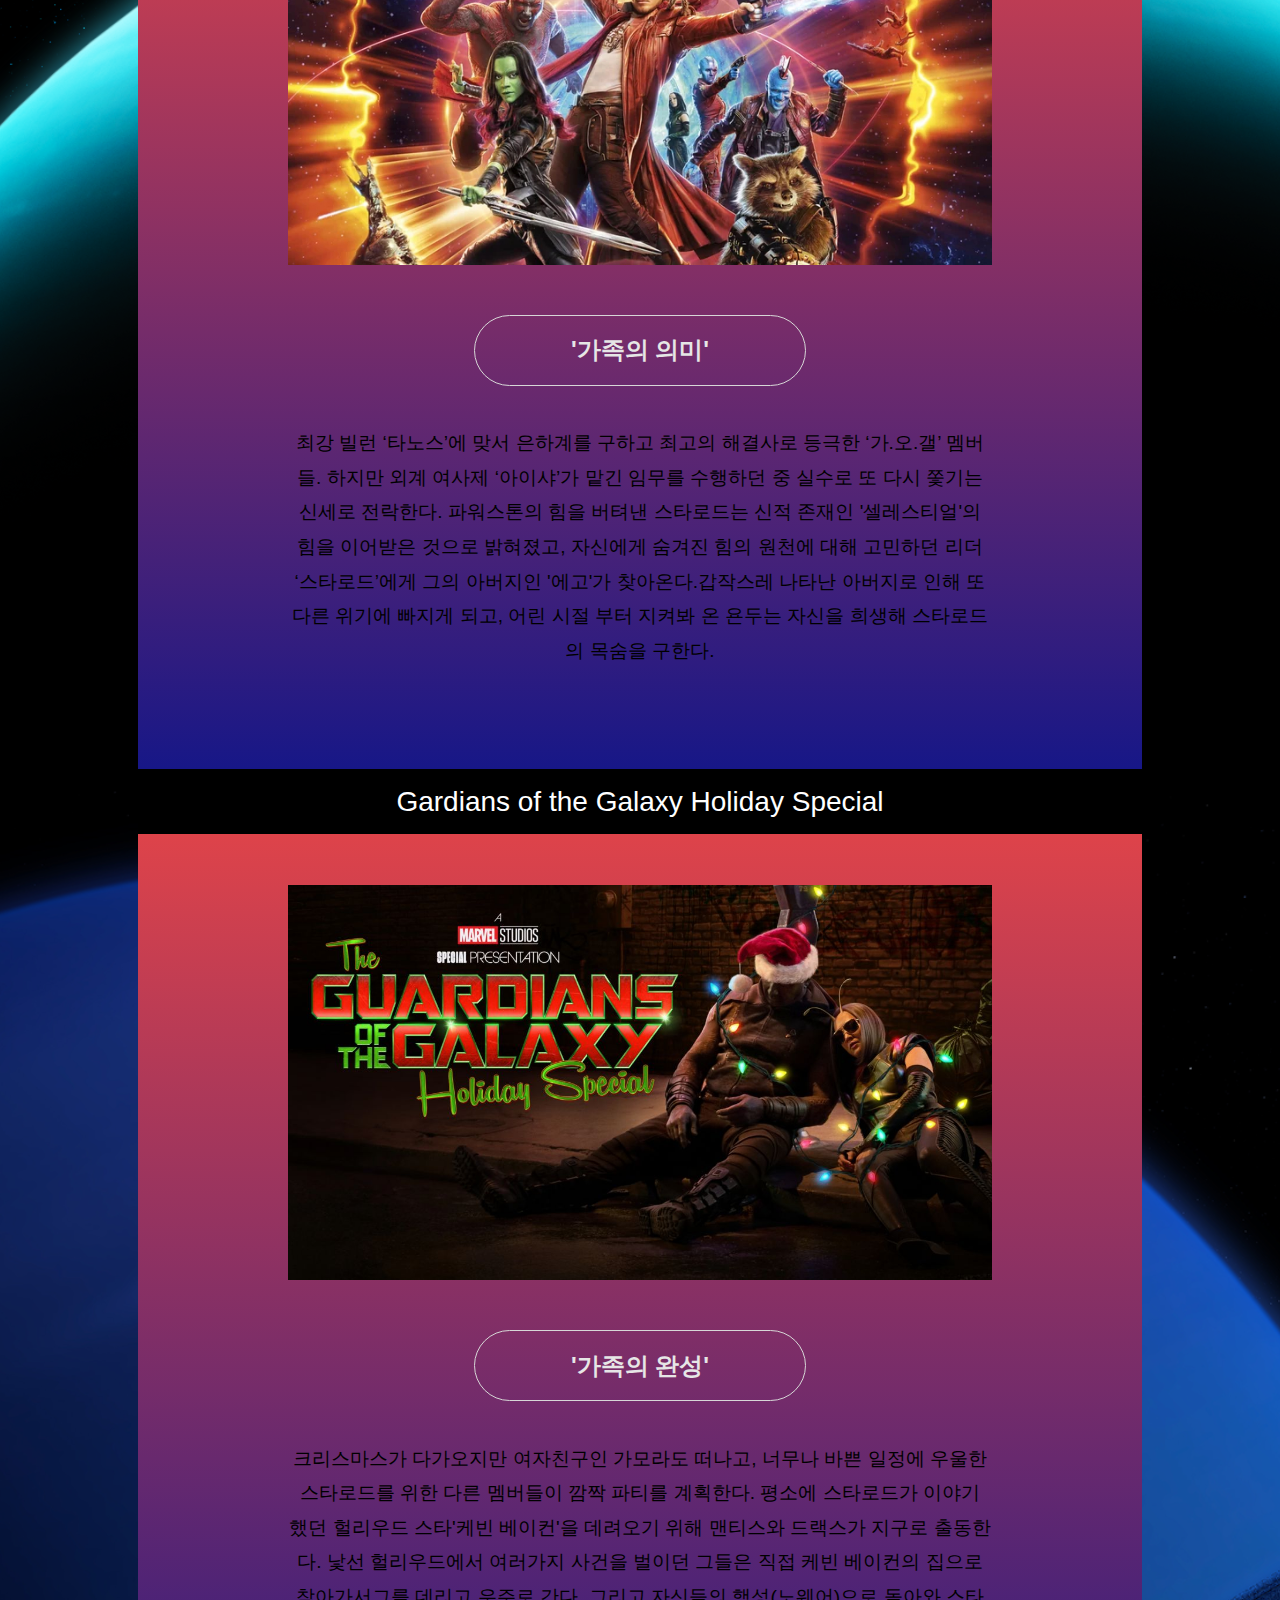
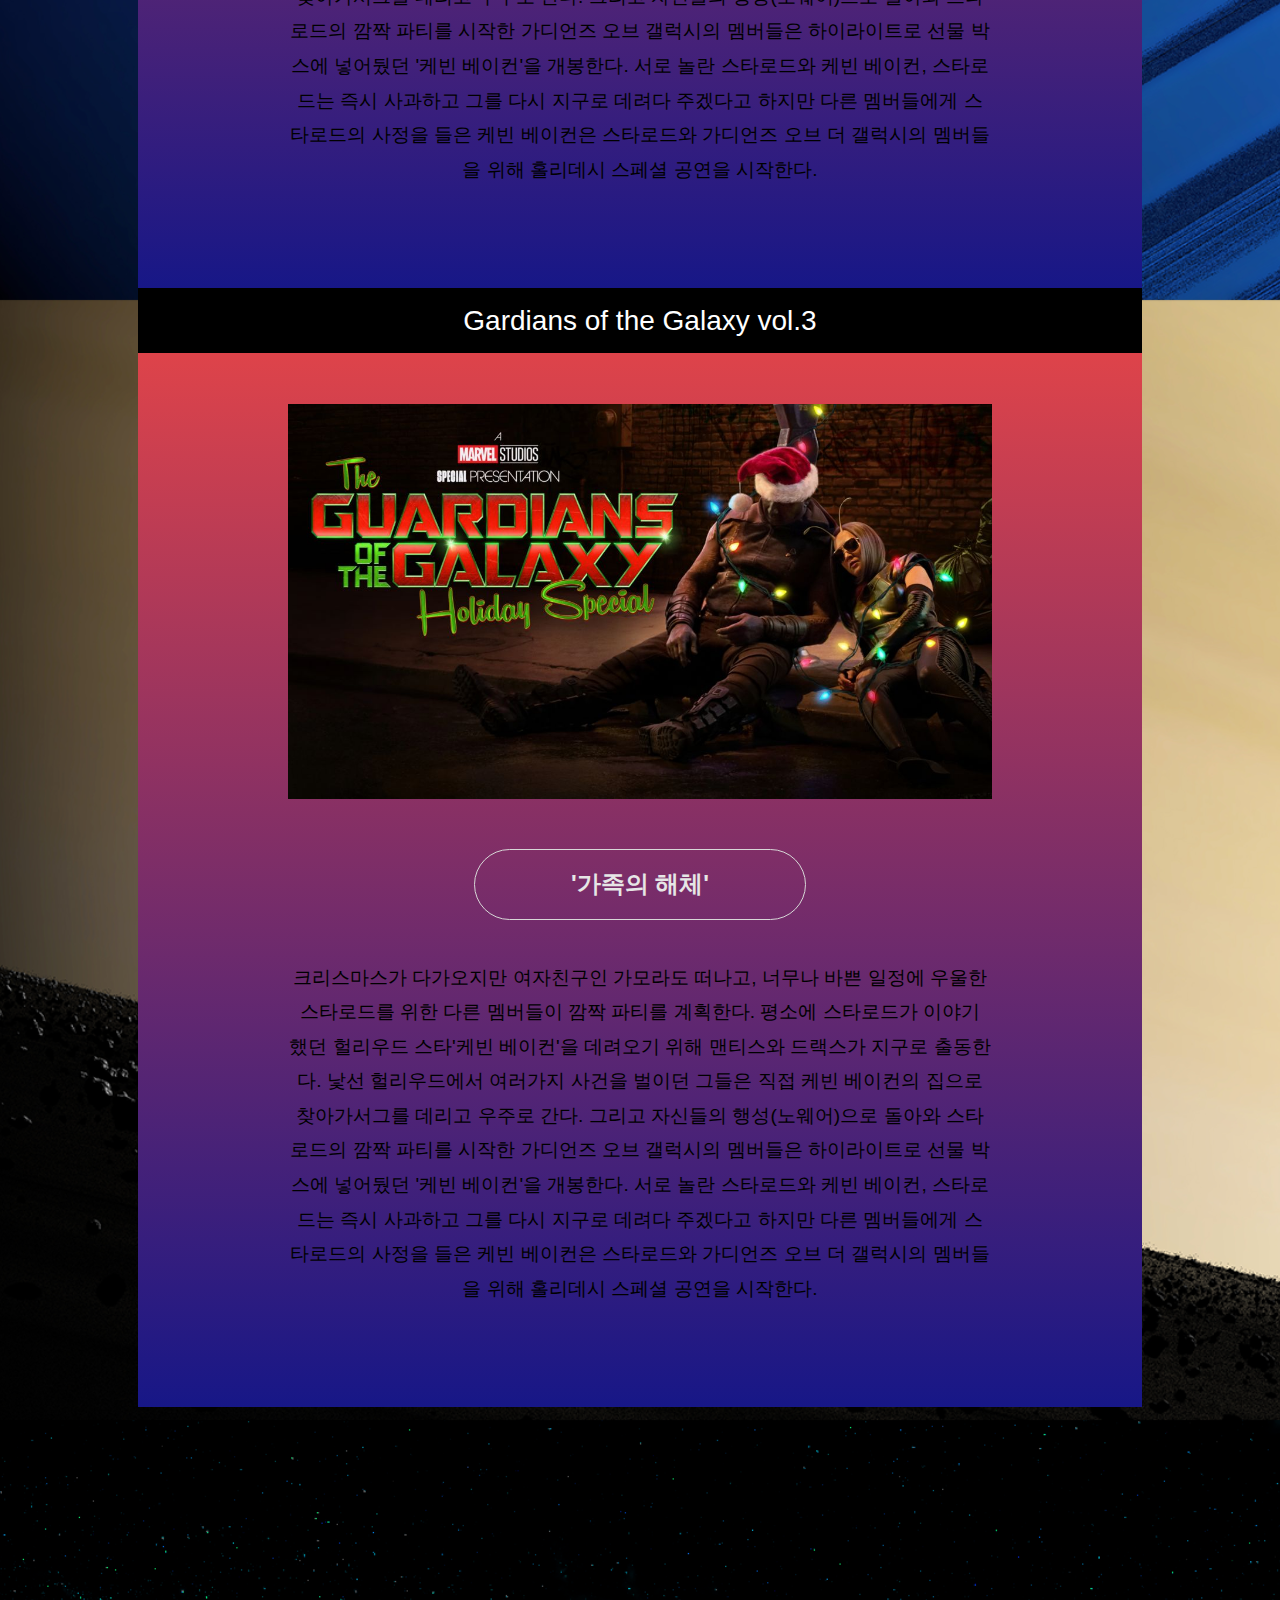
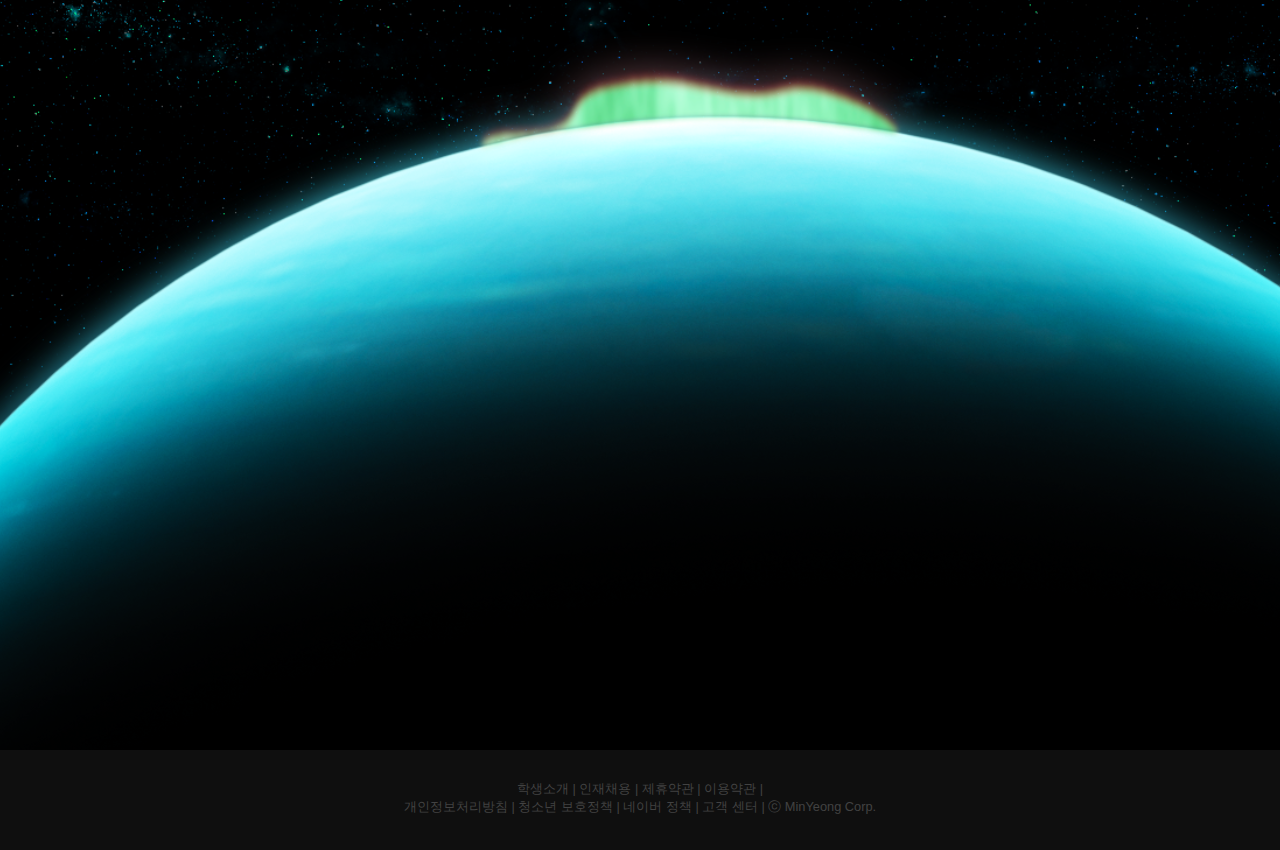
<file: other.html>
<!DOCTYPE html>
<html lang="en">
<head>
    <meta charset="UTF-8">
    <meta http-equiv="X-UA-Compatible" content="IE=edge">
    <meta name="viewport" content="width=device-width, initial-scale=1.0">
    <link rel="stylesheet" href="style.css">
    <link rel="stylesheet" href="other.css">
    <title>Other Series</title>
</head>

<body>
    <div class="wrap">
    <header>
        
        <div class="navbar">

            <ul class="links">
                <!--기존의 logo 줄바뀜이 안되어서 넣어봄. -->
                <li id="logo_li">
                    <a href="index3.html" id="logo">
                        Guardians of the Galaxy vol.3</a>
                </li>
                
                <ul class="links2">
                    <li><a href="movie.html">Movie Summary</a></li>
                    <li><a href="character.html">Character</a></li>
                    <li><a href="playlists.html">Playlists</a></li>
                    <li><a href="other.html">Other series</a></li>
                    <li><a href="director.html">Director</a></li>
                </ul>

            </ul>
            <!-- <a href="" class="action_btn">Get Started</a> -->
                <div class="toggle_btn"><i class="fa-solid fa-bars"></i>
            </div>
        </div><!--navbar-->
    
    </header><!--header----------------------------------------------->
    <div id="other_wrap">

        <div class="text_box">
        <h2 class="text_box_1">Other Series</h2>
        <p class="text_box_2">가디언즈 오브 더 갤럭시의 전작들이 궁금하다면? <br>가오갤 시리즈 한눈에 감상하기!</p>
        
        </div>

    <!--Contents 시작부분---------------------------------------------->

    <!--sticky영역을 감쌉니다.-->

    
    <div id="other_contents_wrap">

    <section id="sticky">

        <h1 id="title">Gardians of the Galaxy vol.1</h1>

        <div class="sticky_center">
        <img src="./img/vol_1.jpg" alt="" class="sticky_img_size">

        <h2 class="sticky_sub_title">'가족의 탄생'</h2>

        <p class="sticky_text">우주를 떠돌며 도적질하는 피터 퀼은 고대 유물 오브를 훔치기 위해 한 행성에 잠입하고, 예기치 않게 우주를 위협하는 절대 악 타노스와 로난의 타깃이 된다. 퀼은 오브를 손에 넣지만 그를 방해하려는 존재들과 싸우다 감옥에 갇히게 된다. 갤럭시를 악으로부터 구하기 위해 감옥에서 만난 암살자 가모라, 파이터 드랙스, 현상금 사냥꾼 로켓과 그의 파트너 그루트와 동맹을 맺고 가디언즈 오브 갤럭시를 결성한다.</p>
        </div>

    </section>

    <section id="sticky">
        <h1 id="title">Gardians of the Galaxy vol.2</h1>

        <div class="sticky_center">
        <img src="./img/vol2.jpg" alt="" class="sticky_img_size">

        <h2 class="sticky_sub_title">'가족의 의미'</h2>

        <p class="sticky_text">최강 빌런 ‘타노스’에 맞서 은하계를 구하고 최고의 해결사로 등극한 ‘가.오.갤’ 멤버들. 하지만 외계 여사제 ‘아이샤’가 맡긴 임무를 수행하던 중 실수로 또 다시 쫓기는 신세로 전락한다. 파워스톤의 힘을 버텨낸 스타로드는 신적 존재인 '셀레스티얼'의 힘을 이어받은 것으로 밝혀졌고, 자신에게 숨겨진 힘의 원천에 대해 고민하던 리더 ‘스타로드’에게 그의 아버지인 '에고'가 찾아온다.갑작스레 나타난 아버지로 인해 또 다른 위기에 빠지게 되고, 어린 시절 부터 지켜봐 온 욘두는 자신을 희생해 스타로드의 목숨을 구한다.</p>
        </div>

    </section>


    <section id="sticky">
        <h1 id="title">Gardians of the Galaxy Holiday Special</h1>

        <div class="sticky_center">
        <img src="./img/holiday.jpg" alt="" class="sticky_img_size">

        <h2 class="sticky_sub_title">'가족의 완성'</h2>
        <p class="sticky_text">크리스마스가 다가오지만 여자친구인 가모라도 떠나고, 너무나 바쁜 일정에 우울한 스타로드를 위한 다른 멤버들이 깜짝 파티를 계획한다. 평소에 스타로드가 이야기 했던 헐리우드 스타'케빈 베이컨'을 데려오기 위해 맨티스와 드랙스가 지구로 출동한다.
        낯선 헐리우드에서 여러가지 사건을 벌이던 그들은 직접 케빈 베이컨의 집으로 찾아가서그를 데리고 우주로 간다.
        그리고 자신들의 행성(노웨어)으로 돌아와 스타로드의 깜짝 파티를 시작한 가디언즈 오브 갤럭시의 멤버들은 하이라이트로 선물 박스에 넣어뒀던 '케빈 베이컨'을 개봉한다.
        서로 놀란 스타로드와 케빈 베이컨, 스타로드는 즉시 사과하고 그를 다시 지구로 데려다 주겠다고 하지만 다른 멤버들에게 스타로드의 사정을 들은 케빈 베이컨은 스타로드와 가디언즈 오브 더 갤럭시의 멤버들을 위해 홀리데시 스페셜 공연을 시작한다.
        </p>
        </div>

    </section>


    <section id="sticky">
        <h1 id="title">Gardians of the Galaxy vol.3</h1>

        <div class="sticky_center">
        <img src="./img/holiday.jpg" alt="" class="sticky_img_size">

        <h2 class="sticky_sub_title">'가족의 해체'</h2>
        <p class="sticky_text">크리스마스가 다가오지만 여자친구인 가모라도 떠나고, 너무나 바쁜 일정에 우울한 스타로드를 위한 다른 멤버들이 깜짝 파티를 계획한다. 평소에 스타로드가 이야기 했던 헐리우드 스타'케빈 베이컨'을 데려오기 위해 맨티스와 드랙스가 지구로 출동한다.
        낯선 헐리우드에서 여러가지 사건을 벌이던 그들은 직접 케빈 베이컨의 집으로 찾아가서그를 데리고 우주로 간다.
        그리고 자신들의 행성(노웨어)으로 돌아와 스타로드의 깜짝 파티를 시작한 가디언즈 오브 갤럭시의 멤버들은 하이라이트로 선물 박스에 넣어뒀던 '케빈 베이컨'을 개봉한다.
        서로 놀란 스타로드와 케빈 베이컨, 스타로드는 즉시 사과하고 그를 다시 지구로 데려다 주겠다고 하지만 다른 멤버들에게 스타로드의 사정을 들은 케빈 베이컨은 스타로드와 가디언즈 오브 더 갤럭시의 멤버들을 위해 홀리데시 스페셜 공연을 시작한다.
        </p>
        </div>

    </section>

</div><!--other_contents_wrap-->
</div><!--other_wrap-->

<footer id="footer">
    <p class="footer_txt">학생소개 | 인재채용 | 제휴약관 | 이용약관 | <br> 개인정보처리방침 | 청소년 보호정책 | 네이버 정책 | 고객 센터 | ⓒ MinYeong Corp.</p>
</footer>

</div><!--wrap-->



</body>
</html>
</file>
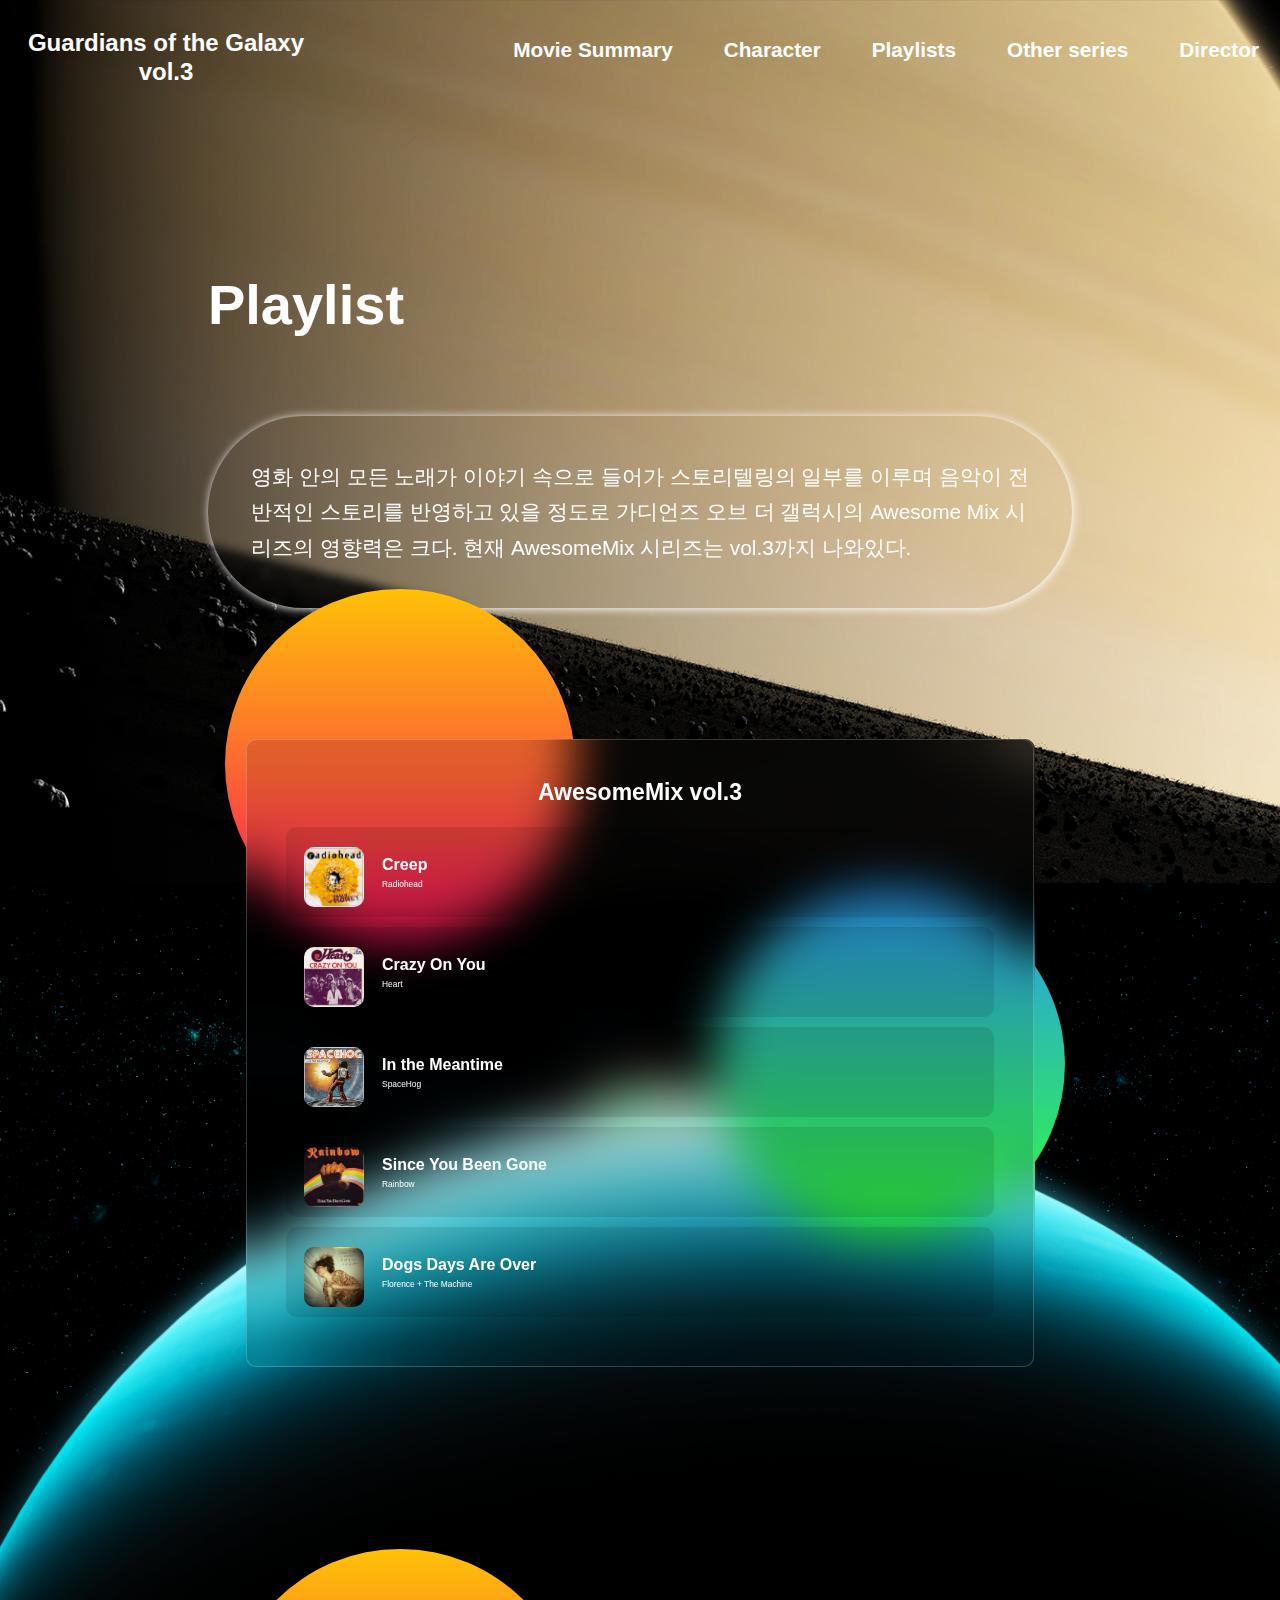
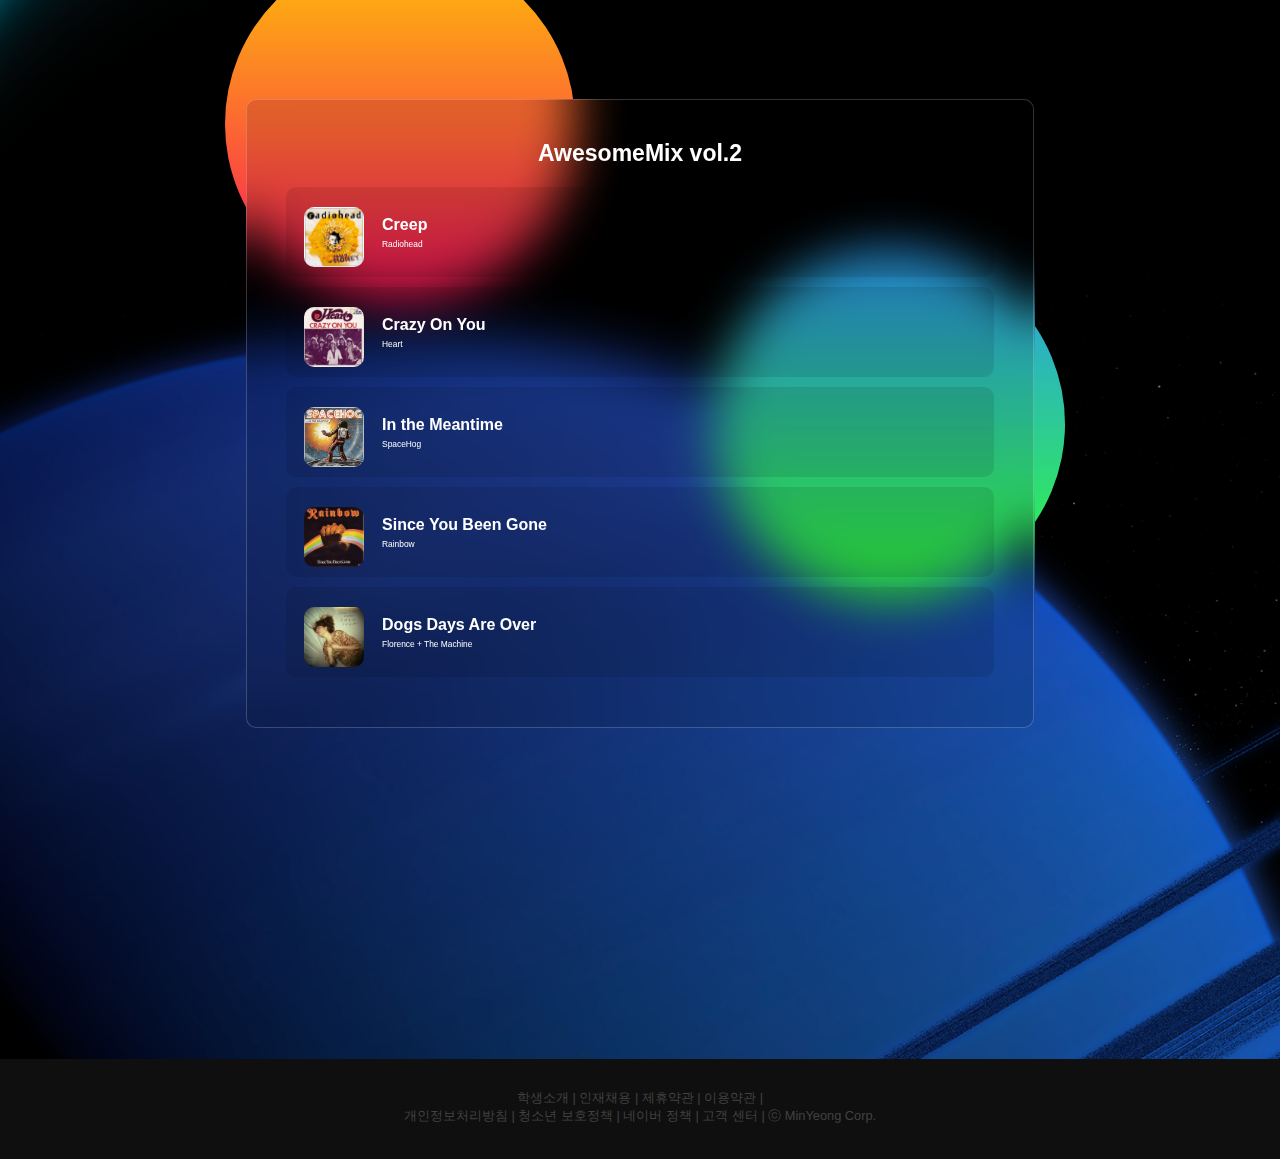
<file: playlists.html>
<!DOCTYPE html>
<html lang="en">
<head>
    <meta charset="UTF-8">
    <meta http-equiv="X-UA-Compatible" content="IE=edge">
    <meta name="viewport" content="width=device-width, initial-scale=1.0">
    <link rel="stylesheet" href="./style.css">
    <link rel="stylesheet" href="playlists.css">
    <title>Document</title>
</head>
<body>

    <header>
        
        <div class="navbar">

            <ul class="links">
                <!--기존의 logo 줄바뀜이 안되어서 넣어봄. -->
                <li id="logo_li"><a href="index.html" id="logo">Guardians of the Galaxy vol.3</a></li>

                <ul class="links2">
                    <li><a href="movie.html">Movie Summary</a></li>
                    <li><a href="character.html">Character</a></li>
                    <li><a href="playlists.html">Playlists</a></li>
                    <li><a href="other.html">Other series</a></li>
                    <li><a href="director.html">Director</a></li>
                </ul>

            </ul>
            <!-- <a href="" class="action_btn">Get Started</a> -->
            <div class="toggle_btn"><i class="fa-solid fa-bars"></i>
            </div>
        </div><!--navbar-->
    </header>


    <div class="wrap">

    <div class="awe_text_box">

        <h3 class="awe_text">Playlist</h3>
        <p class="awe_text1">영화 안의 모든 노래가 이야기 속으로 들어가 스토리텔링의 일부를 이루며 음악이 전반적인 스토리를 반영하고 있을 정도로 가디언즈 오브 더 갤럭시의 Awesome Mix 시리즈의 영향력은 크다. 현재 AwesomeMix 시리즈는 vol.3까지 나와있다.</p>
    </div>

<!--playlist 1 시작------------------------------------------------------------->

    <section class="sec01">

    <div class="wrap2">

    <div class="box">

    <h3 class="awe_text">AwesomeMix vol.3</h3>  

    <div class="list">

    <div class="imgBx" width="60px">
        <img src="./img/album2.jpg" alt="">
    </div>
    <div class="content">
        <h2 class="rank"><small>#</small>1</h2>
        <h4>Creep</h4>
        <p>Radiohead</p>
        
    </div>

</div>

<div class="list">
    <div class="imgBx">
        <img src="./img/album4.jpg" alt="">
    </div>
    <div class="content">
        <h2 class="rank"><small>#</small>2</h2>
        <h4>Crazy On You</h4>
        <p>Heart</p>
    </div>
</div>

<div class="list">
    <div class="imgBx">
        <img src="./img/album1.jpg" alt="">
    </div>
    <div class="content">
        <h2 class="rank"><small>#</small>3</h2>
        <h4>In the Meantime</h4>
        <p>SpaceHog</p>
    </div>
</div>

<div class="list">
    <div class="imgBx">
        <img src="./img/album5.jpg" alt="">
    </div>
    <div class="content">
        <h2 class="rank"><small>#</small>4</h2>
        <h4>Since You Been Gone</h4>
        <p>Rainbow</p>
    </div>
</div>

<div class="list">
    <div class="imgBx">
        <img src="./img/album3.jpg" alt="">
    </div>
    <div class="content">
        <h2 class="rank"><small>#</small>5</h2>
        <h4>Dogs Days Are Over</h4>
        <p>Florence + The Machine</p>
    </div>
</div>


</div>
</div><!--wrap2-->
    </section>

<!--playlist 1 끝------------------------------------------------------------>


<!--playlist 1 시작---------------------------------------------------------->


    <section id="sec01">

        <div class="wrap2">
    
    <div class="box">
    
        <h3 class="awe_text">AwesomeMix vol.2</h3>
    <div class="list">
        <div class="imgBx" width="60px">
            <img src="./img/album2.jpg" alt="">
        </div>
        <div class="content">
            <h2 class="rank"><small>#</small>1</h2>
            <h4>Creep</h4>
            <p>Radiohead</p>
            
        </div>
    
    </div>
    
    <div class="list">
        <div class="imgBx">
            <img src="./img/album4.jpg" alt="">
        </div>
        <div class="content">
            <h2 class="rank"><small>#</small>2</h2>
            <h4>Crazy On You</h4>
            <p>Heart</p>
        </div>
    </div>
    
    <div class="list">
        <div class="imgBx">
            <img src="./img/album1.jpg" alt="">
        </div>
        <div class="content">
            <h2 class="rank"><small>#</small>3</h2>
            <h4>In the Meantime</h4>
            <p>SpaceHog</p>
        </div>
    </div>
    
    <div class="list">
        <div class="imgBx">
            <img src="./img/album5.jpg" alt="">
        </div>
        <div class="content">
            <h2 class="rank"><small>#</small>4</h2>
            <h4>Since You Been Gone</h4>
            <p>Rainbow</p>
        </div>
    </div>
    
    <div class="list">
        <div class="imgBx">
            <img src="./img/album3.jpg" alt="">
        </div>
        <div class="content">
            <h2 class="rank"><small>#</small>5</h2>
            <h4>Dogs Days Are Over</h4>
            <p>Florence + The Machine</p>
        </div>
    </div>
    
    
    </div>
    </div><!--wrap2-->
    </div><!--wrap-->
        </section>


    <!--playlist 2 끝------------------------------------------------------->


    <footer id="footer">
        <p class="footer_txt">학생소개 | 인재채용 | 제휴약관 | 이용약관 | <br> 개인정보처리방침 | 청소년 보호정책 | 네이버 정책 | 고객 센터 | ⓒ MinYeong Corp.</p>
    </footer>
</body>
</html>
</file>
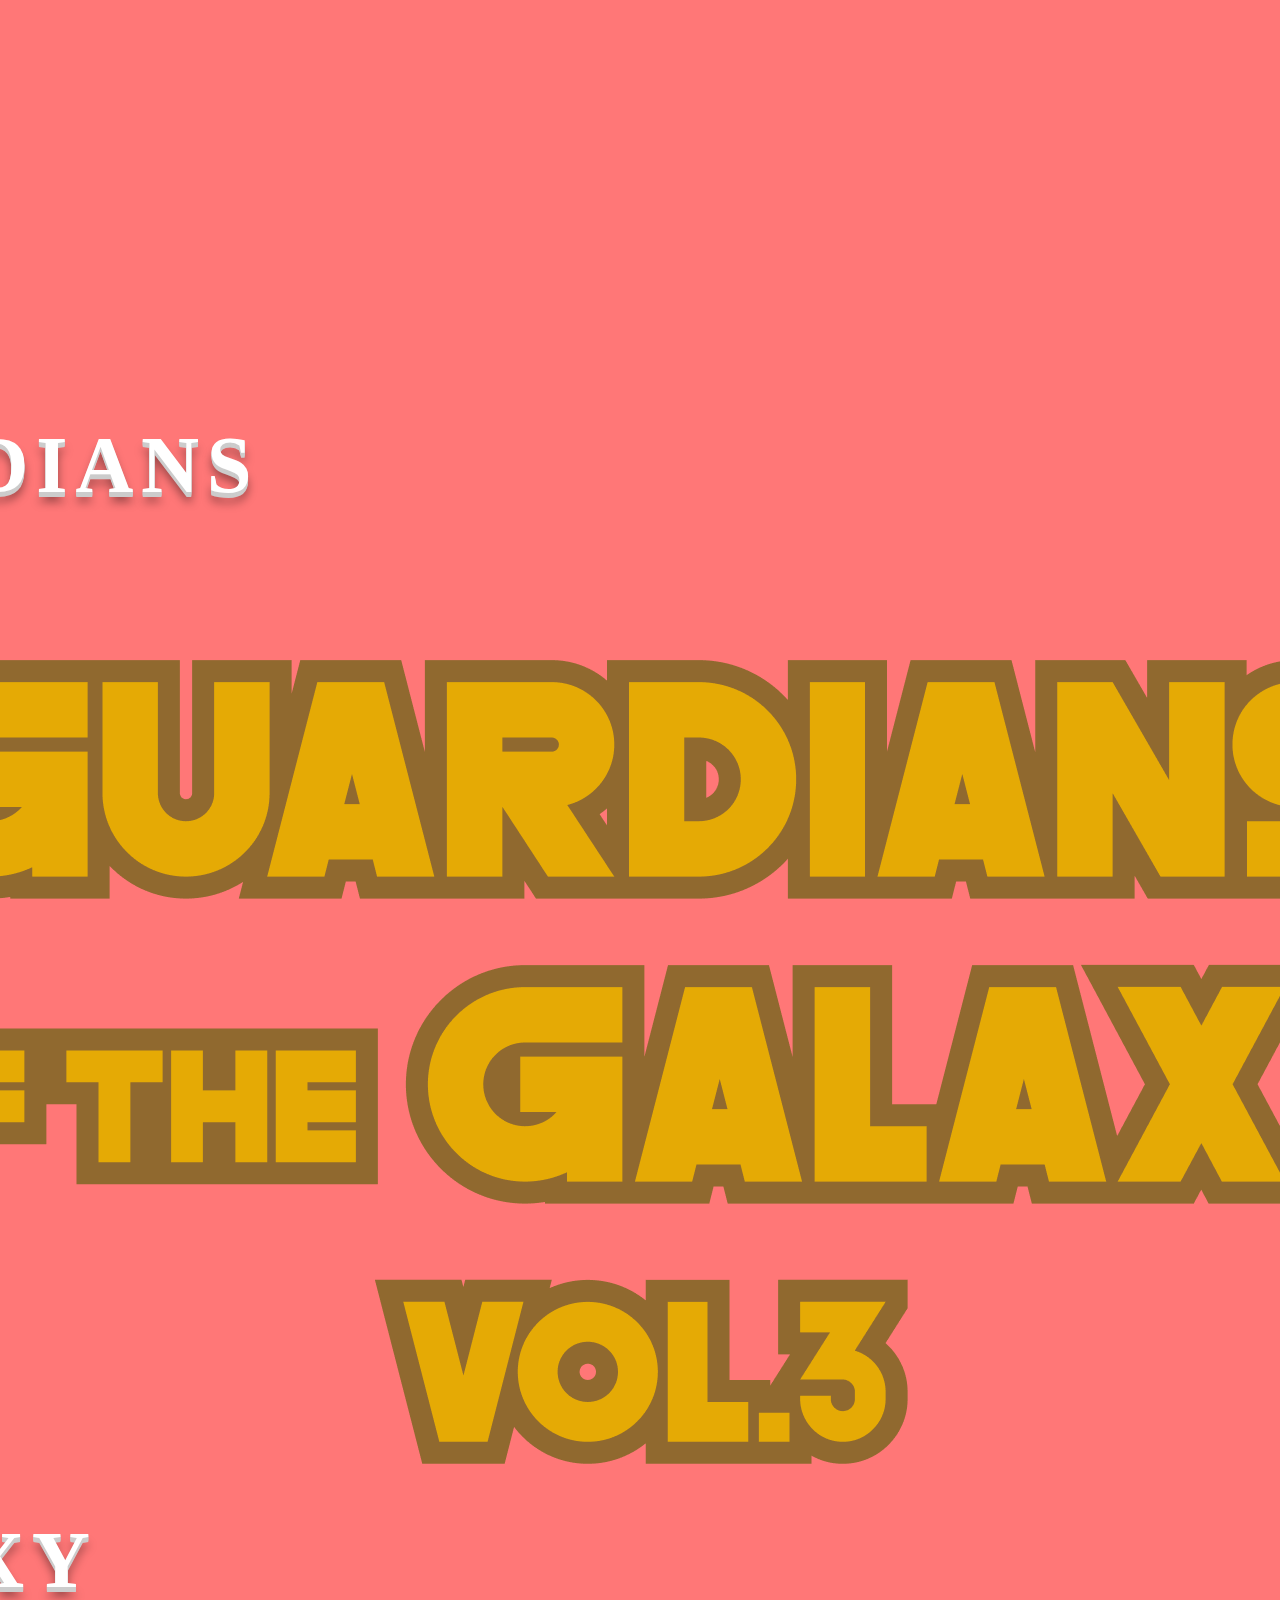
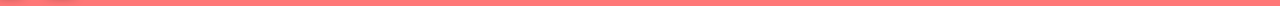
<file: text_ani_test.html>
<!DOCTYPE html>
<html lang="en">
<head>
    <meta charset="UTF-8">
    <meta http-equiv="X-UA-Compatible" content="IE=edge">
    <meta name="viewport" content="width=device-width, initial-scale=1.0">
    <title>Document</title>
</head>
<style>
    html, body {
  width: 100%;  
  height: 100%;
  background: #FF7777;
  -webkit-font-smoothing: antialiased;
  display: flex;
  justify-content: center;
  align-items: center;
}

h1 {
  height: 100px;
}

h1 span {
  position: relative;
  top: 20px;
  display: inline-block;
  animation: bounce .3s ease infinite alternate;
  font-family: 'Titan One', cursive;
  font-size: 80px;
  color: #FFF;
  text-shadow: 0 1px 0 #CCC,
               0 2px 0 #CCC,
               0 3px 0 #CCC,
               0 4px 0 #CCC,
               0 5px 0 #CCC,
               0 6px 0 transparent,
               0 7px 0 transparent,
               0 8px 0 transparent,
               0 9px 0 transparent,
               0 10px 10px rgba(0, 0, 0, .4);
}

h1 span:nth-child(2) { animation-delay: .1s; }
h1 span:nth-child(3) { animation-delay: .2s; }
h1 span:nth-child(4) { animation-delay: .3s; }
h1 span:nth-child(5) { animation-delay: .4s; }
h1 span:nth-child(6) { animation-delay: .5s; }
h1 span:nth-child(7) { animation-delay: .6s; }
h1 span:nth-child(8) { animation-delay: .7s; }

@keyframes bounce {
  100% {
    top: -20px;
    text-shadow: 0 1px 0 #CCC,
                 0 2px 0 #CCC,
                 0 3px 0 #CCC,
                 0 4px 0 #CCC,
                 0 5px 0 #CCC,
                 0 6px 0 #CCC,
                 0 7px 0 #CCC,
                 0 8px 0 #CCC,
                 0 9px 0 #CCC,
                 0 50px 25px rgba(0, 0, 0, .2);
  }
}
</style>
<body>
    <h1>
        <span>G</span>
        <span>U</span>
        <span>A</span>
        <span>R</span>
        <span>D</span>
        <span>I</span>
        <span>A</span>
        <span>N</span>
        <span>S</span><br>
        <span>o</span>
        <span>F</span><img src="./img/logo.png" alt="">
        <span>G</span>
        <span>A</span>
        <span>L</span>
        <span>U</span>
        <span>X</span>
        <span>Y</span>
      </h1>
</body>
</html>
</file>
<file: style.css>
/*공통 CSS 파일====================================================================*/

body,h1,h2,h3,h4,h5,h6,p,blockquote,pre,dl,dd,ol,ul,fieldset,legend,figure,menu{margin:0;padding:0;border:0}
table,th,td{border-spacing:0;border-collapse:collapse}
ol,ul,li{list-style:none}
h1,h2,h3,h4,h5,h6{font-size:1em;font-weight:normal}
body,input,textarea,keygen,select,button{font:normal 12px/1.2 'Open Sans','Noto Sans',sans-serif}
input,textarea,select,button{margin:0;padding:0;border-radius:0;color:#333;outline:0;vertical-align:middle}
a:link,a:visited,a:hover,a:active{text-decoration:none}
a,button,input[type='submit'],input[type='button'],input[type='reset']{border:0;background:transparent;cursor:pointer}

*{
    box-sizing: border-box;
}

body{
    height:100%;
    background-image: url(./img/bg11.png);
    /* background: linear-gradient(rgb(51, 85, 136), violet,purple); */
    background-size: cover;
    background-position: top;
}
.wrap{
    width:100%;
    height:3500px;
}
header{
    position: relative;
    /* padding: 0 2rem; */
    /* position: sticky; */

}

li{
    list-style-type: none;
}

a{
    text-decoration: none;
    color:#fff;
    font-size: 1rem;
}
a:hover{
    color:orange;
    transition: all .5s ease;
}

.navbar{
    width:100%;
    height:0px;
    max-width: 1200px;
    margin: 0 auto;
    display: flex;
    align-items: center;
    padding:1rem;
    justify-content: space-between;
}
/*a태그*/
.navbar #logo {
    display:flex;
    width:100%;
    font-weight: bold;
    font-size: 2rem;
    /* background-color: aqua; */
}
/*li태그*/
#logo_li{
    width:300px;
    text-align: center;
    /* background-color: #0f0f0f; */
}
/*image태그*/
#main_logo{
    width:100%;
    /* object-fit: cover; */
}
.navbar .links{
    display: flex;
    gap: 1.5rem;
}

.navbar .links2{
    display: flex;
    gap: 1.5rem;
}



/*Drop_down menu*/

.dropdown_menu{
    display: block;
    position: absolute;
    right:2rem;
    top:60px;
    left: auto;
    height:0;
    width:300px;
    background: rgba(255, 255, 255, 0.1);
    backdrop-filter: blur(15px);
    border-radius: 10px;
    /* overflow: hidden; */
    transition: height 0.2s cubic-bezier(0.175, 0.885, 0.32, 1.275);
}

.dropdown_menu.open{
    height:240px;
}
.dropdown_menu li{
    /* padding:0.7rem; */
    display: flex;
    align-items: center;
}
.dropdown_menu .action_btn{
    width:100%;
    display: flex;
    justify-content: center;
}
.dropdown_menu{
    display: block;
}
.action_btn:hover{
    scale:1.05;
    color:#fff;
}
.action_btn:active{
    scale: 0.95;/*0.95만큼 스케일이 커짐.*/
}


/*Responsive Design*/

/*최소크기: 300부터================================*/
    @media(min-width:300px) {
.navbar .links{
    gap:3;
    margin:0 auto; /*links를 화면의 가운데에 배치*/
}
    .links{
        width:100%;
        flex-direction: column;
        justify-content: center;
        align-items: center;
    }
    .links2{
        width:100%;
        flex-direction: column;
        justify-content: center;
        align-items: center;
        /* background-color: bisque; */
    }
    .navbar .links2 li a{
        width:100%;
        display: block;
        font-size: 1.2rem;
        justify-content: center;
        /* background-color: rgb(26, 91, 91); */
    }
    .navbar .links #logo{
        font-size: 2rem;
        width:100%;
        margin-right:0;
    }
    /*헤더의 높이를 높여줍니다.*/
    .navbar{
        height:400px;
        max-width: 800px;
    }
    .navbar .links2 li a{
        justify-content: center;
        /* background-color: red; */
        font-weight: bold;
    }
    /* .navbar #logo {
        display: block;
        flex-direction: column;
        background-color: antiquewhite;
        font-weight: bold;
    } */
    
}
/*734px 부터는 가로로 길게 늘입니다.===============*/

@media (min-width:734px) {

    .navbar{
        max-width: 900px;
        height:60px;
        /* background-color: blue; */
        height:120px;
    }
    .navbar .links{
        width:100%;
        flex-direction: row;
        align-items: center;
    }
    .navbar .links2{
        width:90%;
        flex-direction: row;
        justify-content: center;
        align-items: center;
        font-size: 0.3rem;
        padding-left: 0;
        /* background-color: rgb(8, 46, 46); */
    }
    .navbar .links{
        flex-direction: row;
        justify-content: space-between;
    }
    .navbar .links2 li a{
        font-size: 0.9rem; 
        display: inline-block;
        font-weight: bold;
    }
    
    .navbar .links #logo{
        width:200px;
        margin-right:20px;
        text-align: center;
        font-size: 1.5rem;
    }
    .navbar .links li #logo_li{
        padding-right: 0;
    }
}
/*화면이 애매하게 찌그러지는 부분 735부터.======*/
@media (min-width:735px) {

.navbar{
    max-width: 100%;
    height:100px;
    justify-content: none;
}

    .navbar .links2{
        max-width: 75%;
        height:60px;
        justify-content: space-between;
        font-size: 0.3rem;
        padding-left: 0;
        /* background-color: yellow; */
        font-weight: bold;
    }
    .navbar .links #logo{
    
        width:200px;
        margin-right:5px;
        font-size: 1.5rem;
        text-align: center;
    }
    

}

@media (min-width:735px) {
    .navbar .links2{
        max-width: 67%;
        height:60px;
        justify-content: space-between;
        font-size: 0.3rem;
        padding-left: 0;
        /* background-color: yellow; */
        font-weight: bold;
    }

    .navbar .links2 li a{
        font-size: 1.05rem;
    }

    #footer{
        text-align: center;
    }
}


/*993px 부터는 가로로 길게 늘입니다.===============*/
@media (min-width:993px) {

    .navbar{
        max-width: 1500px;
        height:100px;
        justify-content: space-between;
        /* background-color: blue; */
    } 

    .navbar .links{
        margin-right: 5px;
        font-size: 1.5rem;
    }
    .navbar .links2{
        width:60%;
        /* background-color: blue; */
    }
    .navbar .links2 li a{
        width:100%;
        font-size: 1.2rem;
        padding-left: 0;
        /* background-color: rgb(27, 102, 102); */
    }
} 


@media (min-width:1003px) {

.navbar .links2 li a{
    box-sizing: border-box;
    font-size: 1.1rem;
    padding-left: 0;
    /* background-color: rgb(27, 102, 102); */
}
}

@media (min-width:1131px) {

    .navbar .links #logo{
        width:300px;
        padding-top: 5%;
    }
    .navbar .links2 li a{
        box-sizing: border-box;
        font-size: 1.3rem;
        padding-left: 0;
        /* background-color: rgb(27, 102, 102); */
    }
}

#footer{
    color:#424242;
    display:inline-block;
    justify-content: center;
    padding-top: 30px;
    width:100%;
    height:100px;
    text-align: center;
    line-height: 150%;
    background-color: #0f0f0f;
}

.footer_txt{
    font-size: 0.8rem;
}
</file>
<file: character.css>
/*Character===============================================================*/

#section01{
    width: 78.5%;
    margin: 9% auto;
    height:2500px;
    /* background-color: rgb(182, 220, 220); */
}
/*h2*/
#main{
    display: flex;
    justify-content: center;
    align-items: center;
    width: 100%;
    height:90px;
    font-size: 2rem;
    font-weight: bold;
    margin-bottom: 10%;
    color:#fff;
    border: 2px solid #e0e0e0;
    border-radius: 50px;
    backdrop-filter: blur(5px);
    box-shadow: 1px 1px 10px #b3b3b3;
}
#character_wrap{
    display: flex;
    justify-content: space-between;
    background-color: #838080;
    width: 80%;
    height:100%;
    background-color: rgb(162, 177, 47);
}
.cha_box{
    display: flex;
    margin-top: 3%;
    width:200px;
    height:200px;
    background-color: #333;

}

/*card-hover------------------------------------------------------------*/

#card_wrap{
    display: flex;
    width:78%;
    margin: 2% auto;
    /* background-color: #1f3d47; */
    justify-content: space-between;
    flex-wrap: wrap;/*테이블로 만들어줌*/
}

#card_wrap2{
    display: flex;
    width:95%;
    margin: 0 auto;
    /* background-color: #1f3d47; */
    justify-content: space-between;
    flex-wrap: wrap;/*테이블로 만들어줌*/
}
/*카드 하나 전체를 감싸는 요소*/
    .card{
        display: flex;
        width:320px;
        height:450px;
        margin-bottom: 5%;
        border-radius: 20px;
        overflow: hidden;
        border:6px solid #c5c5c5;
        position: relative;
    }

    .card-img{
        width:100%;
        height:100%;
        object-fit: cover;
        border-radius: 15px;
        background-blend-mode: darken;
    }
    /* .card-img:hover{
        filter: brightness(20%);
    } */
    
    .card-body{
        width:100%;
        height:100%;
        bottom:-100%;
        position: absolute;
        background: #00000038;
        backdrop-filter: blur(5px);
        border-radius: 15px;
        color:#fff;
        padding:20px;
        display: flex;
        flex-direction: column;/*카드 안의 컨텐츠 영역*/
        justify-content: center;
        transition:  0.7s;
    }

    .card:hover .card-body{
        bottom: 0;
        filter: brightness(80%);
    }
    .card-title{
        width:200px;
        text-transform: uppercase;
        font-size: 50px;
        font-weight: 500;
    }
    .card-title-small{
        width:200px;
        text-transform: uppercase;
        font-size: 35px;
        font-weight: 500;
    }
    .card-sub-title{
        /* text-transform: capitalize; */
        font-size: 16px;
        margin-top: 20px;
        margin-left: 5px;
        font-weight: 300;
    }
   
    .keyword{
        width:100%;
        height:180px;
        display: flex;
        flex-direction: row;
        /* background-color: #1f3d47; */
    }
.key_1{
    display: inline-block;
    width:fit-content;
    height:30px;
    padding:7px;
    font-size: 13px;
    margin-right: 13px;
    border-radius: 30px;
    border: 1px solid #fff; 
}
    .card-info{
        font-size: 16px;
        line-height: 25px;
        margin: 30px 0;
        font-weight: 400;
    }

    .card-btn{
        color:#1f3d47;
        background: #8fabba;
        padding: 10px 20px;
        width:120px;
        border-radius: 5px;
        text-transform: capitalize;
        border: none;
        outline: none;
        font-weight: 500;
        cursor: pointer;
    }
</file>
<file: director.css>
/*Director===============================================================*/



/*sec01=======================================*/

.wrap{
    width:78.5%;
    height:100%;
    margin: 0 auto;
}
#sec01{
    width:100%;
    margin: 5% auto;
    /* background-color: rgb(181, 181, 181); */
    color:#fff;
}

#title{
    font-size: 3rem;
    font-weight: bold;
    color:#ffffff;
    margin-bottom: 3%;
}

.sec01_contents_wrap{
    display: flex;
    /* backdrop-filter: blur(25px); */
}

.profile_img{
    display: flex;
    object-fit: cover;
    width:35%;
    height:50%;
    padding: 1%;
    animation: rotate_image 4s linear infinite;transform-origin: 50% 50%;
}

@keyframes rotate_image{
    100% {
        transform: rotate(360deg);
    }
}

.dirctor_info{
    display: flex;
    flex-direction: column;
    width:100%;
    margin: 0 auto 0 3%;
/* background-color: blueviolet; */
}
table,tr,td{
    /* border: 1px solid #fff; */
    border-collapse: collapse;
}
.table{
    justify-content: space-between;
    width:100%;
    /* border: 1px solid #fff; */
    /* background-color: #322b2b; */
    font-size: 1.2rem;
    margin-bottom: 3%;

}
tr{
    width:90%;
    display: block;
    margin: 0.5%;
    /* background-color: aquamarine; */
}
td{
    color:#eaeaea;
    width:20%;
    display: inline-block;
    margin: 0.5%;
}
.bold{font-weight: bold;}
.wide{width:70%;}
.text_box{
    display: block;
}
.sec01_text{
    display: flex;
    width:100%;
    font-size: 1.7rem;
    font-weight: bold;
    margin: 3% 0 3% 0;
    /* background-color: #fff; */
}
.sec01_text2{
    display: flex;
    width:100%;
    font-weight: bold;
    font-size: 1.2rem;
    line-height: 150%;
    color:rgb(66, 66, 66);
    /* background-color: #fff;*/
}

/*sec02=======================================*/

#sec02{
    width:100%;
    margin-top: 13%;
    margin-bottom: 9%;
    /* background-color: rgb(181, 181, 181); */
}
.title_twiter{
    display: flex;
    flex-direction: row;

}
.twiter{
    display: flex;
    justify-content: center;
    align-items: center;
    width:150px;
    height:40px;
    border: 1px solid #d5d5d5;
    border-radius: 50px;
    margin-left: 2.5%;
}
.twiter a{
    display: flex;
    height:2%;
    align-items: center;
    /* border: 1px solid #fff; */
    border-radius: 50px;
    margin-left: 2.5%;
}
.twiter a:hover{
    animation:move
}
/* @-webkit-keyframes{

} */
.sub_title{
    display: flex;
    font-size: 2rem;
    font-weight: bold;
    color:#fff;
    margin-bottom: 2%;
    align-items: center;
}
.sec02_text{
    display: flex;
    justify-content: center;
    align-items: center;
    font-size: 1.2rem;
    padding: 0% 0 3% 0;
    margin-top: 5%;
    margin-bottom: 8%;
    line-height: 170%;
    color:#fff;
    padding:5%;
    border-radius: 500px;
    border: 1px solid #fff;
    box-shadow: 1px 1px 8px #fff;
}
.image_wrap{
    display: flex;
    flex-wrap: wrap;
    margin: 0 auto;
    width:80%;
    height:90%;
    /* background-color: blue; */
}

.backstage_image{
    width:100%;
    height:800px;
    background: #fff;
}

.bg-img{
    width:50%;
    padding: 0.5%;
    overflow: hidden;
    transition: all .5s linear;
}

.bg-img:hover{
    transform: scale(1.4);
    /* transition: all 0.5s ease; */
    overflow: hidden;
}

.sec01_contents_wrap{
    display: flex;
    flex-direction: column;
}

@media(min-width:300px) {

    .title_twiter{
        display: flex;
        flex-direction: column;
    
    }
    .sec01_contents_wrap{
        display: flex;
        flex-direction: column;
    }
    .profile_img{
        margin:0 auto;
        width:70%;
        height:60%;
        padding: 5%;
    }

    .sec01_text2{
        display: flex;
        width:100%;
        font-size: 1.2rem;
        line-height: 150%;
        color:rgb(205, 205, 205);
    }

    .sec02_text{
        font-size: 1rem;
        padding: 12%;
        text-align: center;
    }

    .sub_title{
        color:rgb(84, 84, 84);
        
    }
    .twiter{
        border:1.5px solid rgb(207, 207, 207);
        margin-top: 3%;
        margin-bottom: 5%;
        font-weight: bold;
        box-shadow: 1px 1px 2px rgb(202, 202, 202);
    }
    .twiter a{
        color:rgb(224, 224, 224);
    }
    .twiter a:hover{
        color:rgb(229, 99, 18);
        font-weight: bolder;
    }
}

@media (min-width:734px) {

    .title_twiter{
        display: flex;
        flex-direction: row;
    
    }
    .sec01_contents_wrap{
        display: flex;
        flex-direction: row;
    }

    .profile_img{
        display: flex;
        object-fit: cover;
        width:48%;
        height:20%;
        padding: 2%;
        margin-right: 4%;
        /* background-color: aqua; */
    }
    /* .profile_img{
        margin:0 auto;
        width:70%;
        height:60%;
        padding: 5%;
    } */
    .sec01_text{
        color:rgb(104, 104, 104);
        margin-bottom: 6%;
    }
    .sec01_text2{
        display: flex;
        width:100%;
        font-size: 1.2rem;
        line-height: 150%;
        color:rgb(104, 104, 104);
    }
    .sec02_text{
        font-size: 1.3rem;
        padding: 6%;
        backdrop-filter: blur(15px);
    }
    .sub_title{
        color:rgb(255, 255, 255);
        
    }
    .twiter{
        display: flex;
        justify-content: center;
        align-items: center;
        width:150px;
        height:40px;
        border: 1px solid #d5d5d5;
        border-radius: 50px;
        margin-left: 2.5%;
    }
    .twiter a{
        display: flex;
        height:2%;

        /* border: 1px solid #fff; */
        border-radius: 50px;
        margin-left: 2.5%;
    }

}



@media (min-width:734px) {

    
}
/*sec03==========================================*/

#sec03{
    width:100%;
    margin-bottom: 9%;
    background-color: rgb(181, 181, 181);
}
</file>
<file: movie.css>
.wrap{
width:78.5%;
height:100%;
margin: 0 auto;
}

#sec01{
    width:100%;
    height:100%;
    padding: 5%;
    /* backdrop-filter: blur(25px);
    border-radius: 30px; */
}
.main_title{
    font-size: 3.5rem;
    color:#fff;
    font-weight: bold;
    margin-top: 7%;
    margin-bottom: 7%;
    backdrop-filter: blur(25px);
}

.explanation{
    display: flex;
    justify-content: center;
    align-items: center;
    width:100%;
    height:5%;
    padding:2%;
    border-radius: 80px;
    backdrop-filter: blur(5px);
    box-shadow: 1px 1px 10px #fff;
}

/*h3*/
.ex1{
    width:100%;
    /* height:13%; */
    font-size: 2rem;
    font-weight: bold;
    margin-top: 3%;
    margin-bottom: 3%;
    background-color: rgb(58, 79, 79);
    color:#fff;
}

/*p*/
.ex2{
    font-size: 1.5rem;
    color:#fff;
    padding:2%;
    text-align: center;
    line-height: 170%;
}
/* .ex2::before{
    content: '"';
    font-size: 100px;
    background-repeat: no-repeat;
    background-position: center;
    display: inline-block;
}
.ex2::after{
    content: '"';
    font-size: 100px;
    top:10;
    left:700;
    background-repeat: no-repeat;
    background-position: center;
    display: inline-block;
} */
/*h4*/
.sub_title{
    font-size: 1.9rem;
    font-weight: bold;
    color:#fff;
    margin-top: 7%;
    margin-bottom: 3%;
}

/*유튜브를 감싸는 박스*/
.iframe_box{
    position: relative;
    padding-bottom: 56.25%;
    width:100%;
    height:0;
    margin: 0 auto;
    background-image: url(./img/loading_img.png);
    background-size: 100%;
    background-repeat: no-repeat;
}

iframe{
    position: absolute;
    top:0;
    left:0;
    width:100%;
    height:100%;
    object-fit: contain;
}

@media(min-width:300px) {
    .navbar .links{
        
        margin:0 auto; /*links를 화면의 가운데에 배치*/
    }

    .main_title{
        font-size: 2rem;
        text-align: center;
    }
    .sub_title{
        font-size: 1.5rem;
        text-align: center;
    }
    .ex2{
        font-size: 1rem;
    }

}

@media (min-width:734px) {

    .main_title{
        font-size: 3rem;
        text-align: center;
    }
    .sub_title{
        font-size: 1.8rem;
        text-align:left;
    }
    .ex2{
        font-size: 1.2rem;
    }
}

@media (min-width:993px) {
    .main_title{
        font-size: 3.5rem;
        text-align: left;
    }
    .sub_title{
        font-size: 2rem;
        text-align:left;
    }
    .ex2{
        font-size: 1.3rem;
    }

}
</file>
<file: other.css>
#other_wrap{
    width:78.5%;
    height:100%;
    margin: 0 auto;
}
.text_box{
    width:100%;
    margin: 5% auto;
    padding: 3% 0 3% 0;
    /* background-color: aqua; */
}
.text_box_1{
    font-size: 3.5rem;
    font-weight: bold;
    color:#fff;
}
.text_box_2{
    font-size: 2rem;
    padding-top: 2%;
    color:#fff;
    line-height: 150%;
}
#other_contents_wrap{
    display: flex;
    flex-direction: column;
    width:100%;
    height:100%;
    margin: 0 auto;
}

#sticky .sticky_sub_title{
    display: flex;
    flex-direction: column;
    width:30%;
    height:100%;
    border-radius: 50px;
    justify-content: center;
    padding:1%;
    border: 1px solid #d7d7d7;
    font-size: 2rem;
    margin-bottom: 4%;
    font-weight: bold;
    text-align: center;
    color:#e6e6e6;
    /* background-color: aqua; */
}

#sticky{
    display: flex;
    flex-direction: column;
    margin: 0 auto;
    width:100%;
    height:90%;
    background: linear-gradient(rgb(234, 70, 70), rgb(23, 23, 135))
}

.sticky_center{
    display: flex;
    flex-direction: column;
    justify-content: center;
    align-items: center;
}

.sticky_img_size{
    width:70%;
    margin-bottom: 5%;
}

.sticky_text{
    width:70%;
    line-height: 180%;
    text-align: center;  
    font-size: 1.2rem;
    margin-bottom: 10%;
}
#title{
font-size: 1.75rem;
    margin-bottom: 5%;
    background: #000000;
    color:#fff;
    text-align: center;
    padding: 1rem 1rem;
    /*sticky: 스크롤하지 않을 때는 static position처럼 동작하다가 스크롤할 때는 fixed position과 유사하게 동작합니다.*/
    position: sticky;
    top:0;
}

@media (min-width:300px) {

    .text_box_1{
        font-size: 2rem;
        font-weight: bold;
        color:#fff;
    }
    .text_box_2{
        font-size: 1rem;
        padding-top: 2%;
        color:#fff;
    }

    #sticky .sticky_sub_title{
        display: flex;
        flex-direction: column;
        width:40%;
        height:100%;
        border-radius: 50px;
        justify-content: center;
        padding:2.5%;
        border: 1px solid #d7d7d7;
        font-size: 1.2rem;
        margin-bottom: 4%;
        font-weight: bold;
        text-align: center;
        color:#e6e6e6;
        /* background-color: aqua; */
    }
}

@media (min-width:734px) {

    .text_box_1{
        font-size: 2.5rem;
        font-weight: bold;
        color:#fff;
    }
    .text_box_2{
        font-size: 1rem;
        padding-top: 2%;
        color:#fff;
    }
    #sticky .sticky_sub_title{
        display: flex;
        flex-direction: column;
        width:33%;
        height:100%;
        border-radius: 50px;
        justify-content: center;
        padding:2%;
        border: 1px solid #d7d7d7;
        font-size: 1.5rem;
        margin-bottom: 4%;
        font-weight: bold;
        text-align: center;
        color:#e6e6e6;
        /* background-color: aqua; */
    }
}

@media (min-width:993px) {

    .text_box_1{
        font-size: 3.5rem;
        font-weight: bold;
        color:#fff;
    }
    .text_box_2{
        font-size: 2rem;
        padding-top: 2%;
        color:#fff;
    }

    #footer{
        display: flex;
        margin-top: 1900px;
    }
}
</file>
<file: playlists.css>
section{
    width:78.5%;
    margin: 6% auto;
    position: relative;
    /* background: rgb(15, 20, 50); */
    min-height:100vh;
    /* overflow: hidden; */
    display: flex;
    justify-content: center;
}

section::before{
    content: '';
    position: absolute;
    width:350px;
    height:350px;
    background: linear-gradient(#ffc107,#f80f5c);
    border-radius: 50%;
    transform: translate(-240px, -150px);
}
section::after{
    content: '';
    position: absolute;
    width:350px;
    height:350px;
    background: linear-gradient(#2a96f3,#31ff37);
    border-radius: 50%;
    transform: translate(250px, 150px);
}

.wrap{
    width:78.5%;
    height:100%;
    margin: 0 auto;
}
.wrap2{
    width:100%;
    height:100%;

}
.wrap2:hover{
    background-color: #f80f5c;
    border-radius: 15px;
}

.awe_text_box{

    display: flex;
    margin-top:10%;
    padding:7%;
    flex-direction: column;
    /* background-color: #31ff37; */

}
.awe_text{
    font-size: 3.5rem;
    font-weight: bold;
    margin-bottom: 7%;
    color:#fff;
}

.awe_text1{
    margin-top:2%;
    font-size: 1.3rem;
    color:#fff;
    line-height: 170%;
    display: flex;
    justify-content: center;
    align-items: center;
    width:100%;
    height:5%;
    padding:5%;
    border-radius: 100px;
    backdrop-filter: blur(5px);
    box-shadow: 1px 1px 10px #fff;
}

.box{
    position: relative;
    min-width: 350px;
    min-height: 400px;
    margin: 0 auto;
    background: rgba(0,0,0,0.1);
    border:1px solid rgba(255,255,255,0.2);
    border-right:1px solid rgba(255,255,255,0.2);
    border-bottom:1px solid rgba(255,255,255,0.2);
    border-radius: 10px;
    z-index: 10;
    padding:5%;
    backdrop-filter: blur(25px);
}
.box h3{
    display: flex;
    justify-content: center;
    color:#ffffff;
    margin-bottom: 20px;
    font-size: 23px;
    font-weight: bold;
    
}
.box h4{
    color:#fff;
    margin-bottom: 5px;
    font-size: 16px;
    
}

/*콘텐츠 박스*/
.box .list{
    position: relative;
    display: flex;
    padding: 10px;
    overflow: hidden;
    background: rgba(0 ,0,0,0.1);
    border-radius: 10px;
    margin: 10px 0;
    cursor:pointer;
    transition: 0.5s;
    color:rgb(255, 255, 255);
    overflow: hidden;
}
.box .list:hover{
    background: #ffffff;
    box-shadow: -15px 30px 50px rgba(0,0,0,0.5);
    color:black;
    transform: scale(1.15) translateX(30px) translateY(-15px) ;
    z-index: 1000;
}
.box .list .imgBx{
    position: relative;
    width:60px;
    height:60px;
    max-width:60px;
    margin-top: 10px;
    margin-right: 18px;
    margin-left: 8px;
    border-radius: 10px;
    overflow: hidden;

}
.box .list img{
    position: absolute;
    top:0;
    left:0;
    width:100%;
    height:100%;
    object-fit: cover;
}

.box .list .content{
    display: flex;
    flex-direction: column;
    justify-content: center;
    color:#fff;
}
.box .list .content .rank{
    position: absolute;
    right:-70px;
    color:#e6b000;
    transition: 0.5s;
    font-size: 1.5rem;
    font-weight: bold;
}
.box .list .content .rank small{
    font-weight: 500;
    opacity: 0.5;
}
.box .list:hover .content .rank{
    right:20px;
}
.box .list .content h4{
    line-height: 1.2em;
    font-weight: 600;
    transition: 0.5s;
}
.box .list .content p{
    font-size: 0.7em;
    transition: 0.5s;
}
.box .list:hover .content h4,
.box .list:hover .content p{
    color:#333;
}
</file>
